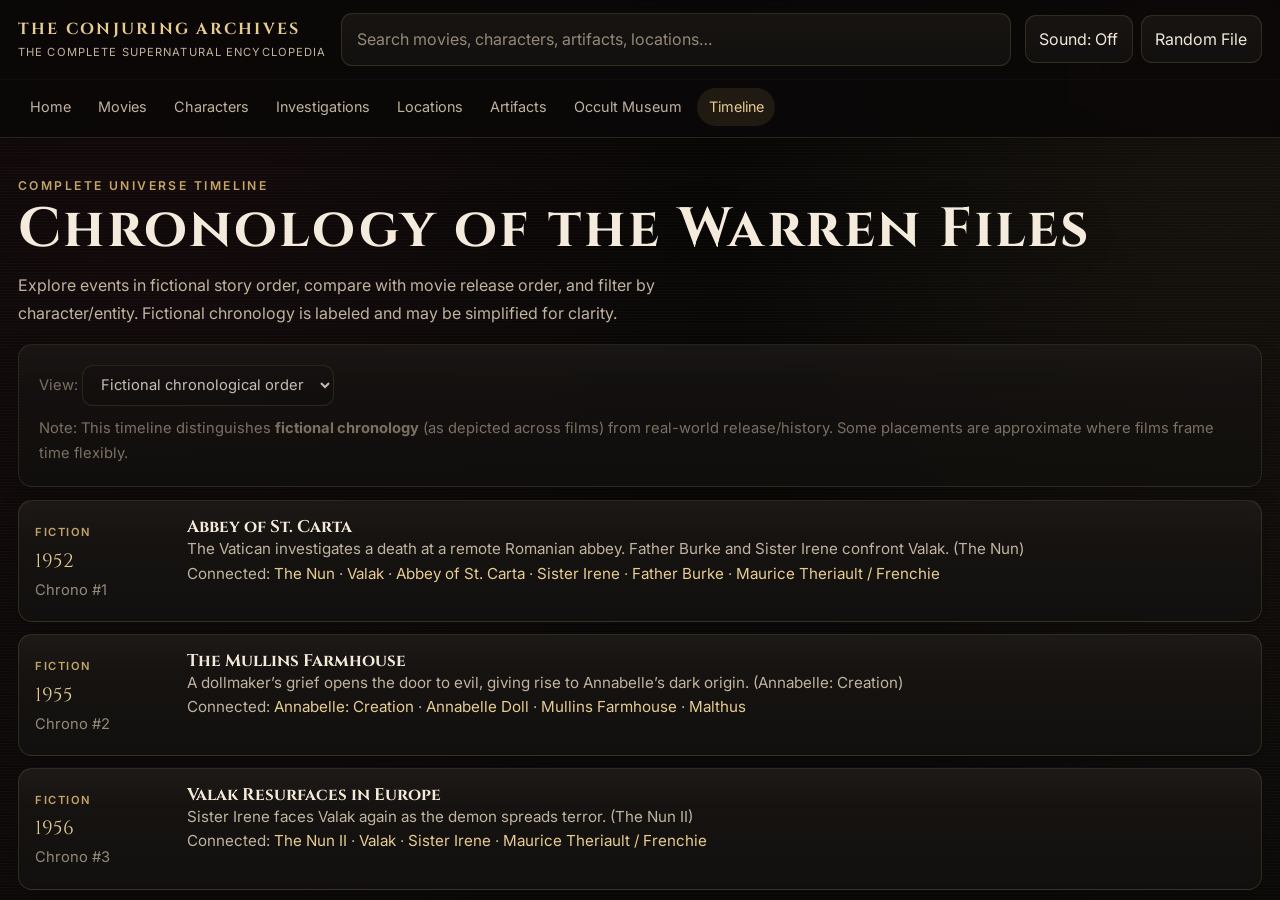
<file: pages/archives.html>
<!DOCTYPE html><html lang="en"><head><meta charset="UTF-8"/><meta name="viewport" content="width=device-width, initial-scale=1.0"/><title>Secret Archives | The Conjuring Archives</title><meta http-equiv="refresh" content="0; url=./timeline.html"/><link rel="stylesheet" href="../css/wiki.css"/></head><body><div class="container section"><div class="panel"><h1>Secret Archives</h1><p>Redirecting… <a href="./timeline.html">Open Timeline</a> · <a href="./artifacts.html">Cursed Artifacts</a> · <a href="../index.html">Home</a></p></div></div></body></html>
</file>
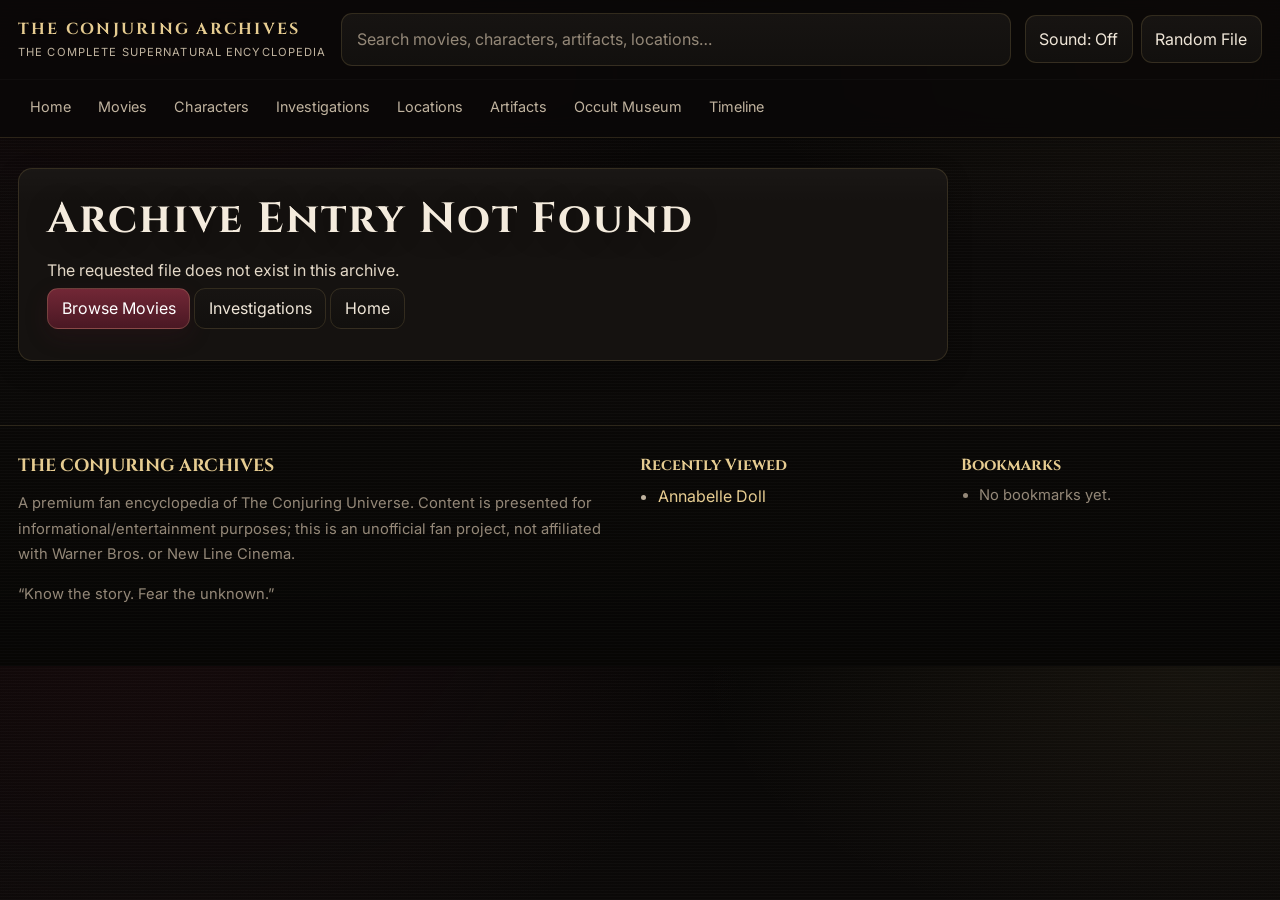
<file: pages/article.html>
<!DOCTYPE html>
<html lang="en">
<head>
  <meta charset="UTF-8" />
  <meta name="viewport" content="width=device-width, initial-scale=1.0" />
  <title>Article | The Conjuring Archives</title>
  <link rel="preconnect" href="https://fonts.googleapis.com"><link rel="preconnect" href="https://fonts.gstatic.com" crossorigin>
  <link href="https://fonts.googleapis.com/css2?family=Cinzel:wght@400;600;700&family=Inter:wght@400;500;600;700&display=swap" rel="stylesheet">
  <link rel="stylesheet" href="../css/wiki.css" />
</head>
<body>
  <div data-shell-header></div>
  <main id="main" class="container">
    <div id="articleRoot" class="article-layout">
      <article class="article"><p class="meta">Loading archive entry…</p></article>
      <aside class="toc panel"><h3>On this page</h3><div id="toc"></div></aside>
    </div>
  </main>
  <div data-shell-footer></div>
  <script type="module">
    import { mountShell, getQuery, setDocTitle, escapeHtml, recordRecent, toggleBookmark, isBookmarked, pageUrl, WIKI } from '../js/wiki-app.js';
    import { findById, movieById, investigationById, byId } from '../js/wiki-data.js';
    import { initViewers } from '../js/viewer3d.js';
    mountShell({ inPages: true });
    const q = getQuery(); const type=(q.type||'movie').toLowerCase(); const id=q.id;
    const lists = { movie:WIKI.movies, character:WIKI.characters, location:WIKI.locations, artifact:WIKI.artifacts, investigation:WIKI.investigations||[] };
    const list = lists[type] || WIKI.movies;
    const item = (type==='movie'?movieById(id):type==='investigation'?investigationById(id):null) || findById(list,id);
    const root = document.getElementById('articleRoot');
    function indexPage(t){ return t==='investigation' ? './investigations.html' : `./${t}s.html`; }
    function typeLabel(t){ return t.charAt(0).toUpperCase()+t.slice(1)+(t==='investigation'?'s':'s').replace('ss','s'); }
    function safeRefLink(rid, t){
      const x = t ? findById(lists[t]||[], rid) : byId(rid);
      if(!x) return `<li class="meta">${escapeHtml(String(rid))} <span class="meta">(entry pending)</span></li>`;
      const tt = t || (movieById(rid)?'movie': investigationById(rid)?'investigation': findById(WIKI.characters,rid)?'character': findById(WIKI.locations,rid)?'location':'artifact');
      return `<li><a href="${pageUrl(tt,x.id)}">${escapeHtml(x.name||x.title)}</a></li>`;
    }
    function movieLinks(ids=[]){ return (ids||[]).map(mid=>safeRefLink(mid,'movie')).join('') || '<li class="meta">None listed.</li>'; }
    function refsSection(item){
      const refs=item.references||[];
      if(!refs.length) return `<p class="meta">References: film credits/official synopses and reputable reference summaries were used to frame this entry. Add specific citations as this archive expands.</p>`;
      return `<ol class="list-links">${refs.map(r=>`<li><a href="${escapeHtml(r.url||'#')}" target="_blank" rel="noopener noreferrer">${escapeHtml(r.label||r.url||'Source')}</a>${r.note?` <span class="meta">— ${escapeHtml(r.note)}</span>`:''}</li>`).join('')}</ol><p class="meta">External links are provided for citation/context; availability and content may change.</p>`;
    }

    if(!item){ root.innerHTML = `<article class="article"><h1>Archive Entry Not Found</h1><p>The requested file does not exist in this archive.</p><p><a class="btn primary" href="./movies.html">Browse Movies</a> <a class="btn" href="./investigations.html">Investigations</a> <a class="btn" href="../index.html">Home</a></p></article>`; }
    else {
      const title = item.title || item.name;
      setDocTitle(title);
      recordRecent({type,id:item.id,title,url:`../pages/article.html?type=${type}&id=${item.id}`});
      const bms = isBookmarked(type,item.id);
      const crumbs = `<div class="meta" style="margin-bottom:10px"><a href="../index.html">Home</a> / <a href="${indexPage(type)}">${escapeHtml(type==='investigation'?'Investigations':type.charAt(0).toUpperCase()+type.slice(1)+'s')}</a> / ${escapeHtml(title)}</div>`;
      const bmBtn = `<button class="btn" id="bmBtn" type="button">${bms?'★ Bookmarked':'☆ Bookmark'}</button>`;
      let body='', info='', toc=[];
      const sec=(sid,label,html)=>{ toc.push({id:sid,label}); return `<h2 id="${sid}">${label}</h2>${html}`; };

      if(type==='movie'){
        info = `<dl class="infobox"><dt>Year</dt><dd>${item.year}</dd><dt>Series</dt><dd>${escapeHtml(item.series||'')}</dd><dt>Director</dt><dd>${escapeHtml(item.director||'See production')}</dd><dt>Release Order</dt><dd>${item.releaseOrder}</dd><dt>Chronological Order</dt><dd>${item.chronoOrder}</dd></dl>`;
        body += `<p class="lead">${escapeHtml(item.overview)}</p>`;
        body += sec('plot','Full Plot (Spoilers)', `<div class="notice"><strong>Spoiler warning:</strong> Major plot details follow, including beginning, middle, and ending.</div><p>${escapeHtml(item.plot).replace(/\n\n/g,'</p><p>').replace(/\n/g,'<br>')}</p>`);
        body += sec('cast','Cast & Characters', `<ul class="list-links">${(item.cast||[]).map(c=>`<li>${escapeHtml(c)}</li>`).join('')}</ul>`);
        body += sec('entities','Supernatural Entities', `<ul class="list-links">${(item.entities||[]).map(e=>`<li>${escapeHtml(e)}</li>`).join('')||'<li class="meta">None specified.</li>'}</ul>`);
        body += sec('locations','Haunted Locations & Settings', `<ul class="list-links">${(item.locations||[]).map(l=>safeRefLink(l,'location')).join('')}</ul>`);
        body += sec('artifacts','Cursed Artifacts & Important Objects', `<ul class="list-links">${(item.artifacts||[]).map(a=>safeRefLink(a,'artifact')).join('')}</ul>`);
        body += sec('connections','Connections to Other Films', `<ul class="list-links">${(item.connections||[]).map(c=>`<li>${escapeHtml(c)}</li>`).join('')}</ul>`);
        body += sec('chronology','Chronological Placement', `<p>${escapeHtml(item.chronology||'')}</p><p class="meta">This archive distinguishes fictional chronology from real-world release/history.</p>`);
        body += sec('production','Production Information', `<p>${escapeHtml(item.production||'')}</p>`);
        body += sec('behind','Behind-the-Scenes Facts', `<ul class="list-links">${(item.behind||[]).map(b=>`<li>${escapeHtml(b)}</li>`).join('')}</ul>`);
        body += sec('trivia','Trivia', `<ul class="list-links">${(item.trivia||[]).map(t=>`<li>${escapeHtml(t)}</li>`).join('')}</ul>`);
        body += sec('references','References & Citations', refsSection(item));
        const galleryItems = (item.gallery && item.gallery.length) ? item.gallery : [
          {slot:'Theatrical Poster (licensed slot)', url:item.thumbUrl||'', alt:item.thumbAlt||'', credit:item.thumbCredit||'', sourceUrl:item.officialUrl||'', sourceLabel:item.officialLabel||'View official imagery/source'},
          {slot:'Official Still (licensed slot)'}, {slot:'Cast / Character Photo (licensed slot)'}, {slot:'Behind the Scenes (licensed slot)'}
        ];
        body += sec('gallery','Gallery / Licensed Media', `<p class="meta">${escapeHtml(item.galleryNote||'Official stills/posters are copyrighted; this archive uses descriptive summaries and original UI.')}</p><div class="notice">Authentic movie photography requires properly licensed sources. This static archive displays images only when a licensed/credited URL is provided in data, and otherwise shows source links/placeholders.</div><div class="gallery-grid">${galleryItems.map(g=> g.url ? `<figure class="gallery-slot" style="aspect-ratio:auto;display:block"><img src="${escapeHtml(g.url)}" alt="${escapeHtml(g.alt||g.slot||title)}" loading="lazy" style="width:100%;height:auto;display:block"/><figcaption style="position:relative;z-index:1;background:rgba(0,0,0,.55);padding:8px 10px"><span>${escapeHtml(g.slot||'Image')}</span>${g.credit?`<br><span class="meta">Credit: ${escapeHtml(g.credit)}</span>`:''}${g.sourceUrl?`<br><a href="${escapeHtml(g.sourceUrl)}" target="_blank" rel="noopener noreferrer">Source ↗</a>`:''}</figcaption></figure>` : `<div class="gallery-slot"><span>${escapeHtml(g.slot||'Licensed image slot')}<br><span class="meta">Add credited, licensed image URL in data</span>${g.sourceUrl?`<br><a href="${escapeHtml(g.sourceUrl)}" target="_blank" rel="noopener noreferrer">${escapeHtml(g.sourceLabel||'View official/source imagery')} ↗</a>`:''}</span></div>`).join('')}</div>`);
        body += sec('related','Related Articles', `<h3>Characters</h3><ul class="list-links">${WIKI.characters.filter(c=>c.movies?.includes(item.id)).map(c=>`<li><a href="${pageUrl('character',c.id)}">${escapeHtml(c.name)}</a></li>`).join('')||'<li class="meta">See character index.</li>'}</ul><h3>Investigations</h3><ul class="list-links">${(WIKI.investigations||[]).filter(i=>i.movies?.includes(item.id)).map(i=>`<li><a href="${pageUrl('investigation',i.id)}">${escapeHtml(i.name)}</a></li>`).join('')||'<li class="meta">No linked investigation entry.</li>'}</ul><h3>Timeline</h3><ul class="list-links">${WIKI.timeline.filter(t=>t.links?.includes(item.id)).map(t=>`<li>${escapeHtml(t.year)} — ${escapeHtml(t.title)}</li>`).join('')||'<li class="meta">See timeline.</li>'}</ul>`);
      } else if(type==='character'){
        info = `<dl class="infobox"><dt>Type</dt><dd>${escapeHtml(item.type||'')}</dd><dt>Appearances</dt><dd>${(item.movies||[]).length} film(s)</dd></dl>`;
        body += `<p class="lead">${escapeHtml(item.bio)}</p>`;
        const showcase3d = ({'annabelle':'annabelle-doll','valak':'valak-manifest','bathsheba-sherman':'bathsheba-manifest','crooked-man':'crooked-manifest','malthus':'malthus-manifest','ferryman':'ferryman-manifest','the-bride':'bride-manifest'})[item.id];
        if(showcase3d) body += sec('showcase3d','Interactive 3D Showcase', `<div class="notice">Real-time WebGL 3D showcase (stylized/atmospheric). This is an original visualization inspired by the film depiction — not an official model or movie still. Rotate/zoom using controls or drag/wheel.</div><div class="viewer" data-viewer3d="${escapeHtml(showcase3d)}"></div>`);
        body += sec('bio','Full Biography', `<p>${escapeHtml(item.bio)}</p><p><strong>Appearance:</strong> ${escapeHtml(item.appearance||'See film depictions.')}</p><p><strong>Personality:</strong> ${(item.traits||[]).map(escapeHtml).join(', ')||'—'}</p>`);
        body += sec('powers','Powers & Abilities', `<ul class="list-links">${(item.abilities||[]).length?(item.abilities.map(a=>`<li>${escapeHtml(a)}</li>`).join('')):'<li class="meta">No supernatural abilities listed / not applicable.</li>'}</ul>`);
        body += sec('movies','Movie Appearances', `<ul class="list-links">${movieLinks(item.movies||[])}</ul>`);
        body += sec('relations','Relationships', `<ul class="list-links">${(item.relations||[]).map(r=>`<li>${escapeHtml(r)}</li>`).join('')||'<li class="meta">None listed.</li>'}</ul>`);
        body += sec('fate','Fate & Status', `<p>${escapeHtml(item.fate||'See related films.')}</p>`);
        body += sec('references','References & Citations', refsSection(item));
        body += sec('related','Related Articles', `<h3>Related Movies</h3><ul class="list-links">${movieLinks(item.movies||[])}</ul><h3>Investigations</h3><ul class="list-links">${(WIKI.investigations||[]).filter(i=>[...(i.investigators||[]),...(i.subjects||[])].includes(item.id)).map(i=>`<li><a href="${pageUrl('investigation',i.id)}">${escapeHtml(i.name)}</a></li>`).join('')||'<li class="meta">No linked investigation entry.</li>'}</ul><h3>Connected Characters</h3><ul class="list-links">${WIKI.characters.filter(o=>o.id!==item.id && o.movies?.some(mid=>(item.movies||[]).includes(mid))).slice(0,12).map(c=>`<li><a href="${pageUrl('character',c.id)}">${escapeHtml(c.name)}</a></li>`).join('')||'<li class="meta">None listed.</li>'}</ul>`);
      } else if(type==='location'){
        info = `<dl class="infobox"><dt>Place</dt><dd>${escapeHtml(item.place||'')}</dd></dl>`;
        body += `<p class="lead">${escapeHtml(item.summary)}</p>`;
        body += sec('history','History & Description', `<p>${escapeHtml(item.details||item.summary)}</p>`);
        body += sec('events','Paranormal Events in the Story', `<p>${escapeHtml(item.summary)} ${escapeHtml(item.details||'')}</p><p class="meta">Events are described as depicted in the films (fictionalized accounts).</p>`);
        body += sec('movies','Movie Appearances', `<ul class="list-links">${movieLinks(item.movies||[])}</ul>`);
        body += sec('references','References & Citations', refsSection(item));
        body += sec('related','Related Articles', `<h3>Investigations</h3><ul class="list-links">${(WIKI.investigations||[]).filter(i=>i.location===item.id).map(i=>`<li><a href="${pageUrl('investigation',i.id)}">${escapeHtml(i.name)}</a></li>`).join('')||'<li class="meta">No linked investigation entry.</li>'}</ul><h3>Films</h3><ul class="list-links">${movieLinks(item.movies||[])}</ul><h3>Connected Characters</h3><ul class="list-links">${WIKI.characters.filter(c=>c.movies?.some(mid=>(item.movies||[]).includes(mid))).slice(0,12).map(c=>`<li><a href="${pageUrl('character',c.id)}">${escapeHtml(c.name)}</a></li>`).join('')||'<li class="meta">See character index.</li>'}</ul>`);
      } else if(type==='artifact'){
        info = `<dl class="infobox"><dt>Type</dt><dd>Cursed / Case Object</dd><dt>3D Viewer</dt><dd>${item.has3d?'Available':'Descriptive entry'}</dd></dl>`;
        body += `<p class="lead">${escapeHtml(item.summary)}</p>`;
        if(item.has3d) body += sec('viewer','Interactive 3D Exhibit', `<div class="notice">Museum exhibit mode: rotate by dragging and zoom with the mouse wheel (or use controls). Real-time WebGL 3D (procedural/stylized visualization). Supports swapping in licensed GLB/GLTF assets.</div><div class="viewer" data-viewer3d="${escapeHtml(item.id)}"></div>`);
        body += sec('history','History', `<p>${escapeHtml(item.details||item.summary)}</p>`);
        body += sec('movies','Movie Appearances', `<ul class="list-links">${movieLinks(item.movies||[])}</ul>`);
        const artifactGallery = (item.gallery && item.gallery.length) ? item.gallery : [
          {slot:'Exhibit Photograph (licensed slot)', url:item.thumbUrl||'', alt:item.thumbAlt||'', credit:item.thumbCredit||'', sourceUrl:item.officialUrl||'', sourceLabel:'View official/source imagery'},
          {slot:'Case File / Reference (licensed slot)', sourceUrl:item.officialUrl||'', sourceLabel:'Official/source context'},
          {slot:'Film Depiction Still (licensed slot) — requires rights', sourceUrl:item.officialUrl||''}
        ];
        body += sec('gallery','Exhibit Gallery / Licensed Media', `<p class="meta">${escapeHtml(item.galleryNote||'This exhibit shows the interactive 3D object and licensed media slots. Official/copyrighted film stills are not embedded without authorization.')}</p><div class="notice">Add credited, authorized image URLs in <code>js/wiki-data.js</code> (<code>thumbUrl</code>, <code>gallery</code>, <code>image</code>) to display real thumbnails/photos. Unlicensed copyrighted stills are not embedded.</div><div class="gallery-grid">${artifactGallery.map(g=> g.url ? `<figure class="gallery-slot" style="aspect-ratio:auto;display:block"><img src="${escapeHtml(g.url)}" alt="${escapeHtml(g.alt||g.slot||title)}" loading="lazy" style="width:100%;height:auto;display:block"/><figcaption style="position:relative;z-index:1;background:rgba(0,0,0,.55);padding:8px 10px"><span>${escapeHtml(g.slot||'Image')}</span>${g.credit?`<br><span class="meta">Credit: ${escapeHtml(g.credit)}</span>`:''}${g.sourceUrl?`<br><a href="${escapeHtml(g.sourceUrl)}" target="_blank" rel="noopener noreferrer">Source ↗</a>`:''}</figcaption></figure>` : `<div class="gallery-slot"><span>${escapeHtml(g.slot||'Licensed image slot')}<br><span class="meta">Add credited, licensed image URL in data</span>${g.sourceUrl?`<br><a href="${escapeHtml(g.sourceUrl)}" target="_blank" rel="noopener noreferrer">${escapeHtml(g.sourceLabel||'View official/source imagery')} ↗</a>`:''}</span></div>`).join('')}</div>`);
        body += sec('references','References & Citations', refsSection(item));
        body += sec('related','Related Articles', `<h3>Locations</h3><ul class="list-links"><li><a href="${pageUrl('location','warren-occult-museum')}">Warren Occult Museum / Artifact Room</a></li></ul><h3>Films</h3><ul class="list-links">${movieLinks(item.movies||[])}</ul><h3>Investigations</h3><ul class="list-links">${(WIKI.investigations||[]).filter(i=>(i.movies||[]).some(mid=>(item.movies||[]).includes(mid))).map(i=>`<li><a href="${pageUrl('investigation',i.id)}">${escapeHtml(i.name)}</a></li>`).join('')||'<li class="meta">No linked investigation entry.</li>'}</ul>`);
      } else if(type==='investigation'){
        info = `<dl class="infobox"><dt>Case Year</dt><dd>${escapeHtml(item.year||'')}</dd><dt>Primary Location</dt><dd>${item.location?safeRefLink(item.location,'location').replace(/^<li>|<\/li>$/g,''):'—'}</dd><dt>Associated Films</dt><dd>${(item.movies||[]).length}</dd></dl>`;
        body += `<p class="lead">${escapeHtml(item.background||'')}</p>`;
        body += sec('background','Case Background', `<p>${escapeHtml(item.background||'')}</p><p class="meta">This section describes the case as framed in associated films and public summaries, with clear separation from independently verified historical claims where relevant.</p>`);
        body += sec('events','Reported / Depicted Events', `<p>${escapeHtml(item.events||'')}</p>`);
        body += sec('investigation','Investigation Process', `<p>${escapeHtml(item.investigation||'')}</p>`);
        body += sec('resolution','Resolution / Outcome', `<p>${escapeHtml(item.resolution||'')}</p>`);
        body += sec('historical','Historical Context & Film Separation', `<p>${escapeHtml(item.historicalContext||'Film narratives are dramatized. Distinguish cinematic storytelling from documented historical reporting.')}</p>`);
        body += sec('people','People Involved', `<h3>Investigators</h3><ul class="list-links">${(item.investigators||[]).map(id=>safeRefLink(id,'character')).join('')||'<li class="meta">None listed.</li>'}</ul><h3>Subjects / Family / Witnesses</h3><ul class="list-links">${(item.subjects||[]).map(id=>safeRefLink(id,'character')).join('')||'<li class="meta">None listed.</li>'}</ul>`);
        body += sec('entities','Associated Entities', `<ul class="list-links">${(item.entities||[]).map(id=>safeRefLink(id,'character')).join('')||'<li class="meta">None listed.</li>'}</ul>`);
        body += sec('movies','Associated Films', `<ul class="list-links">${movieLinks(item.movies||[])}</ul>`);
        body += sec('references','References & Citations', refsSection(item));
        body += sec('related','Related Articles', `<h3>Location</h3><ul class="list-links">${item.location?safeRefLink(item.location,'location'):'<li class="meta">None listed.</li>'}</ul><h3>Timeline</h3><ul class="list-links">${WIKI.timeline.filter(t=>t.investigation===item.id || t.links?.some(l=>(item.movies||[]).includes(l))).map(t=>`<li>${escapeHtml(t.year)} — ${escapeHtml(t.title)}</li>`).join('')||'<li class="meta">See timeline.</li>'}</ul>`);
      }

      root.innerHTML = `
        <article class="article">
          ${crumbs}
          <div style="display:flex;gap:10px;flex-wrap:wrap;align-items:center;justify-content:space-between"><h1 style="margin:0">${escapeHtml(title)}</h1><div style="display:flex;gap:8px;flex-wrap:wrap">${bmBtn}<a class="btn" href="../index.html" id="homeLink">Home</a></div></div>
          ${info}
          ${body}
          <p class="meta" style="margin-top:18px">Editorial note: This fan archive presents original summaries and clearly labeled fictionalized/film-framed accounts. It is unofficial and not affiliated with rights holders. Where film narratives draw from reported cases, this archive distinguishes dramatization from independently documented history.</p>
        </article>
        <aside class="toc panel"><h3>Table of Contents</h3><ul id="toc"></ul><div class="notice" style="margin-top:12px">Use global search, breadcrumbs, bookmarks, and related links to navigate the archive.</div></aside>`;
      document.getElementById('toc').innerHTML = toc.map(t=>`<li><a href="#${t.id}">${escapeHtml(t.label)}</a></li>`).join('');
      document.getElementById('bmBtn').addEventListener('click', (e)=>{ const on=toggleBookmark({type,id:item.id,title}); e.target.textContent = on?'★ Bookmarked':'☆ Bookmark'; });
      initViewers();
    }
  </script>
</body>
</html>
</file>
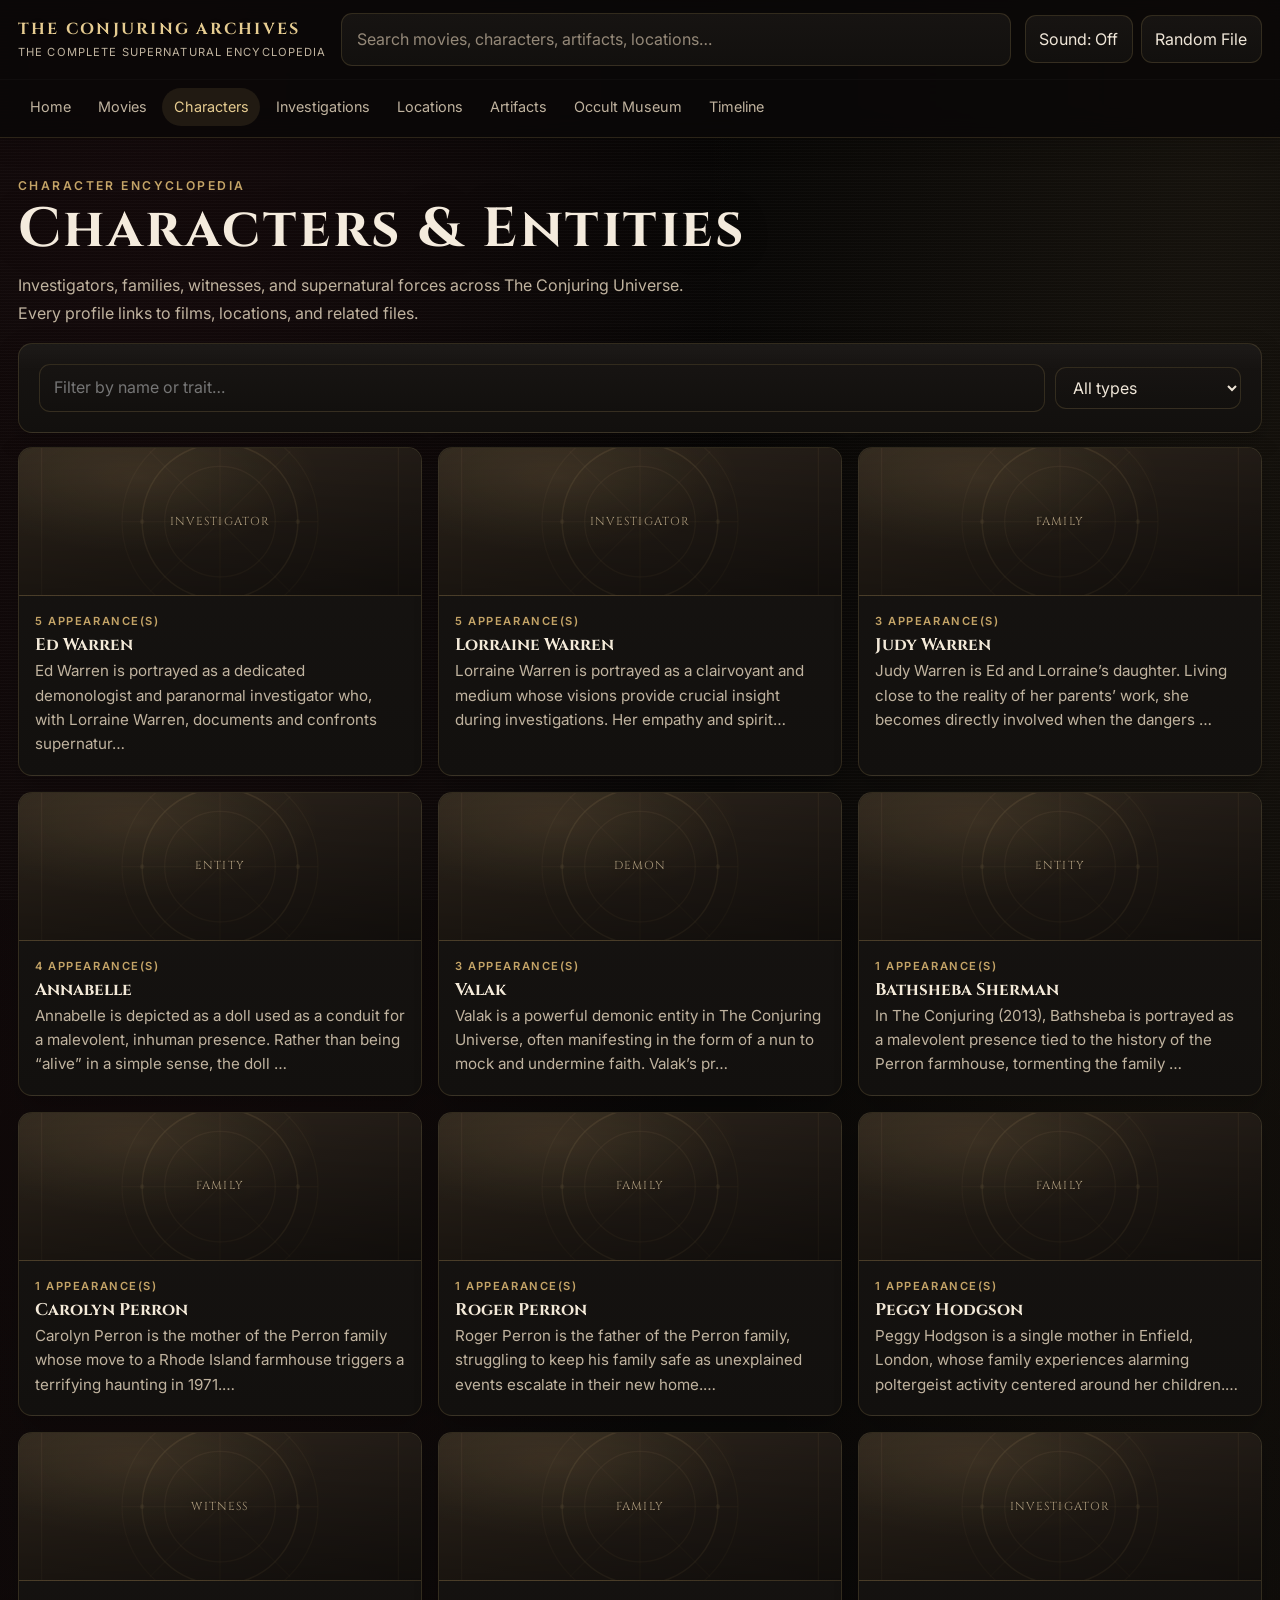
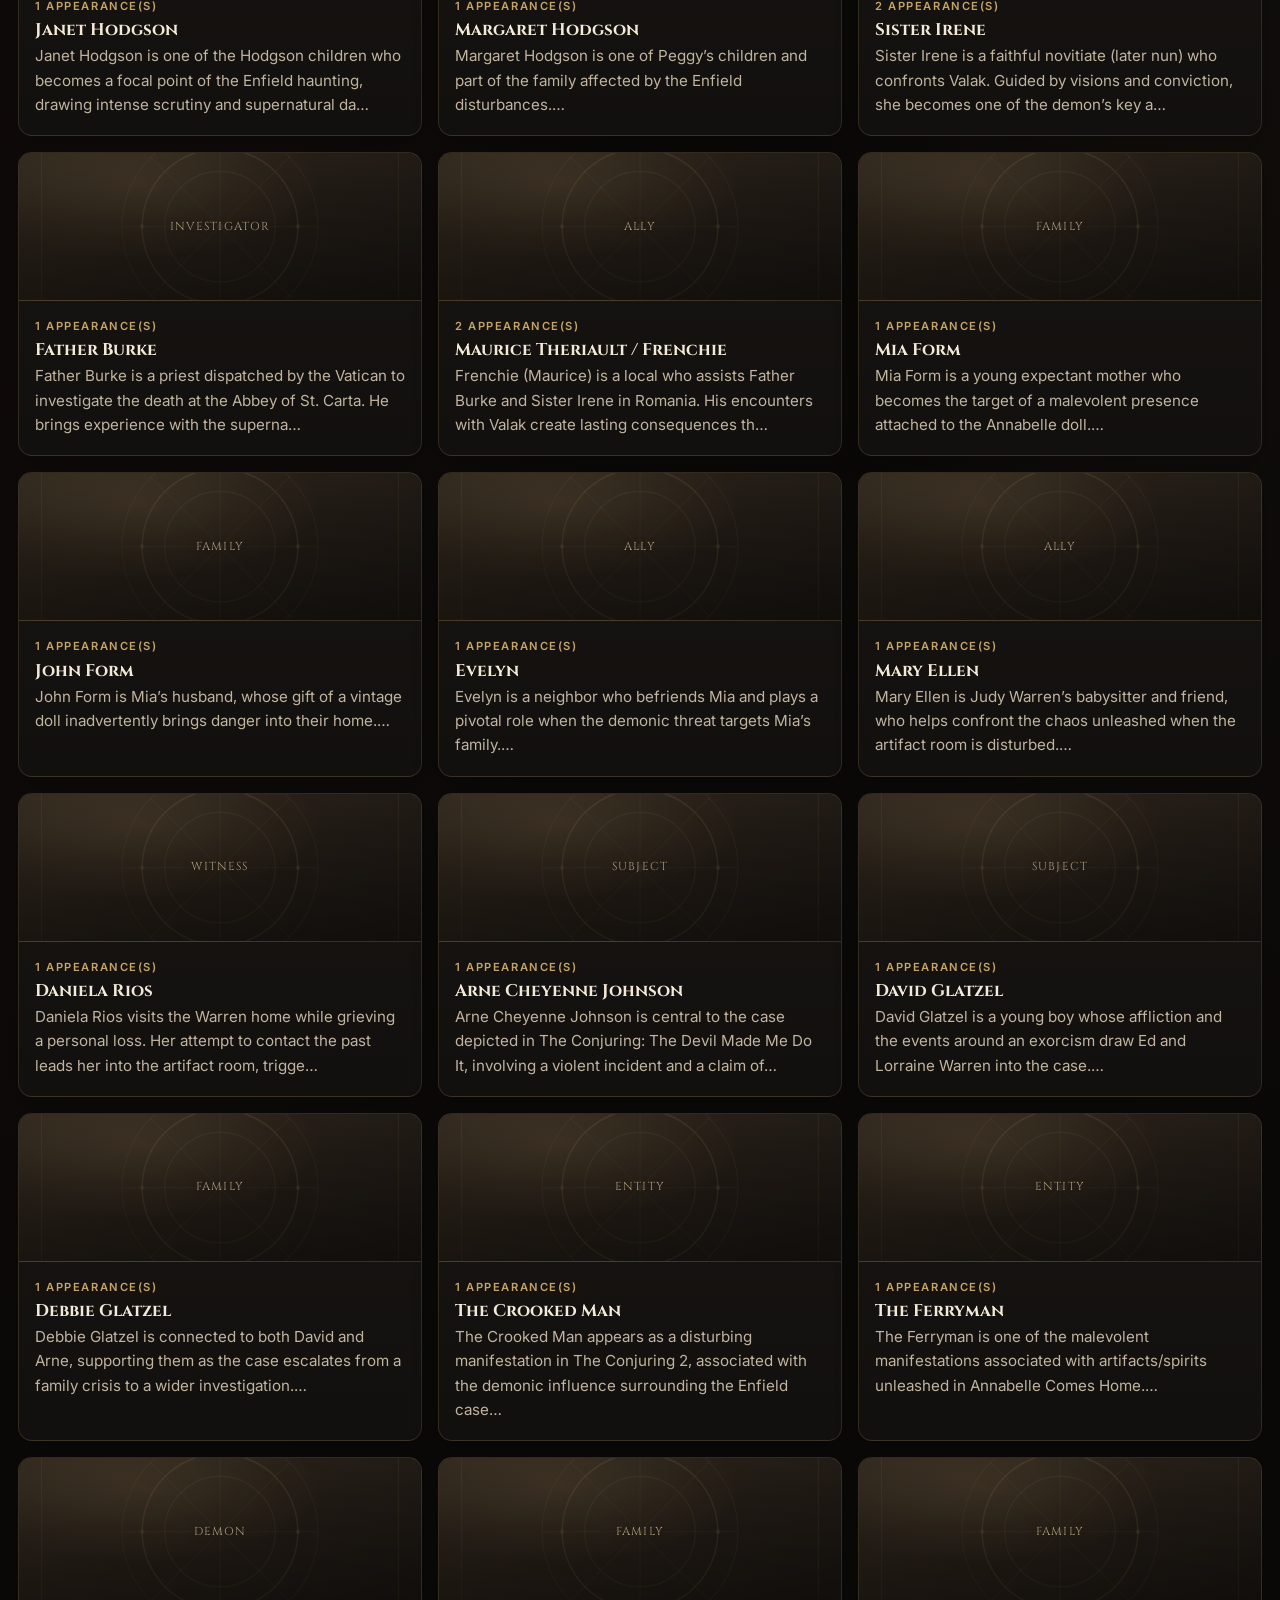
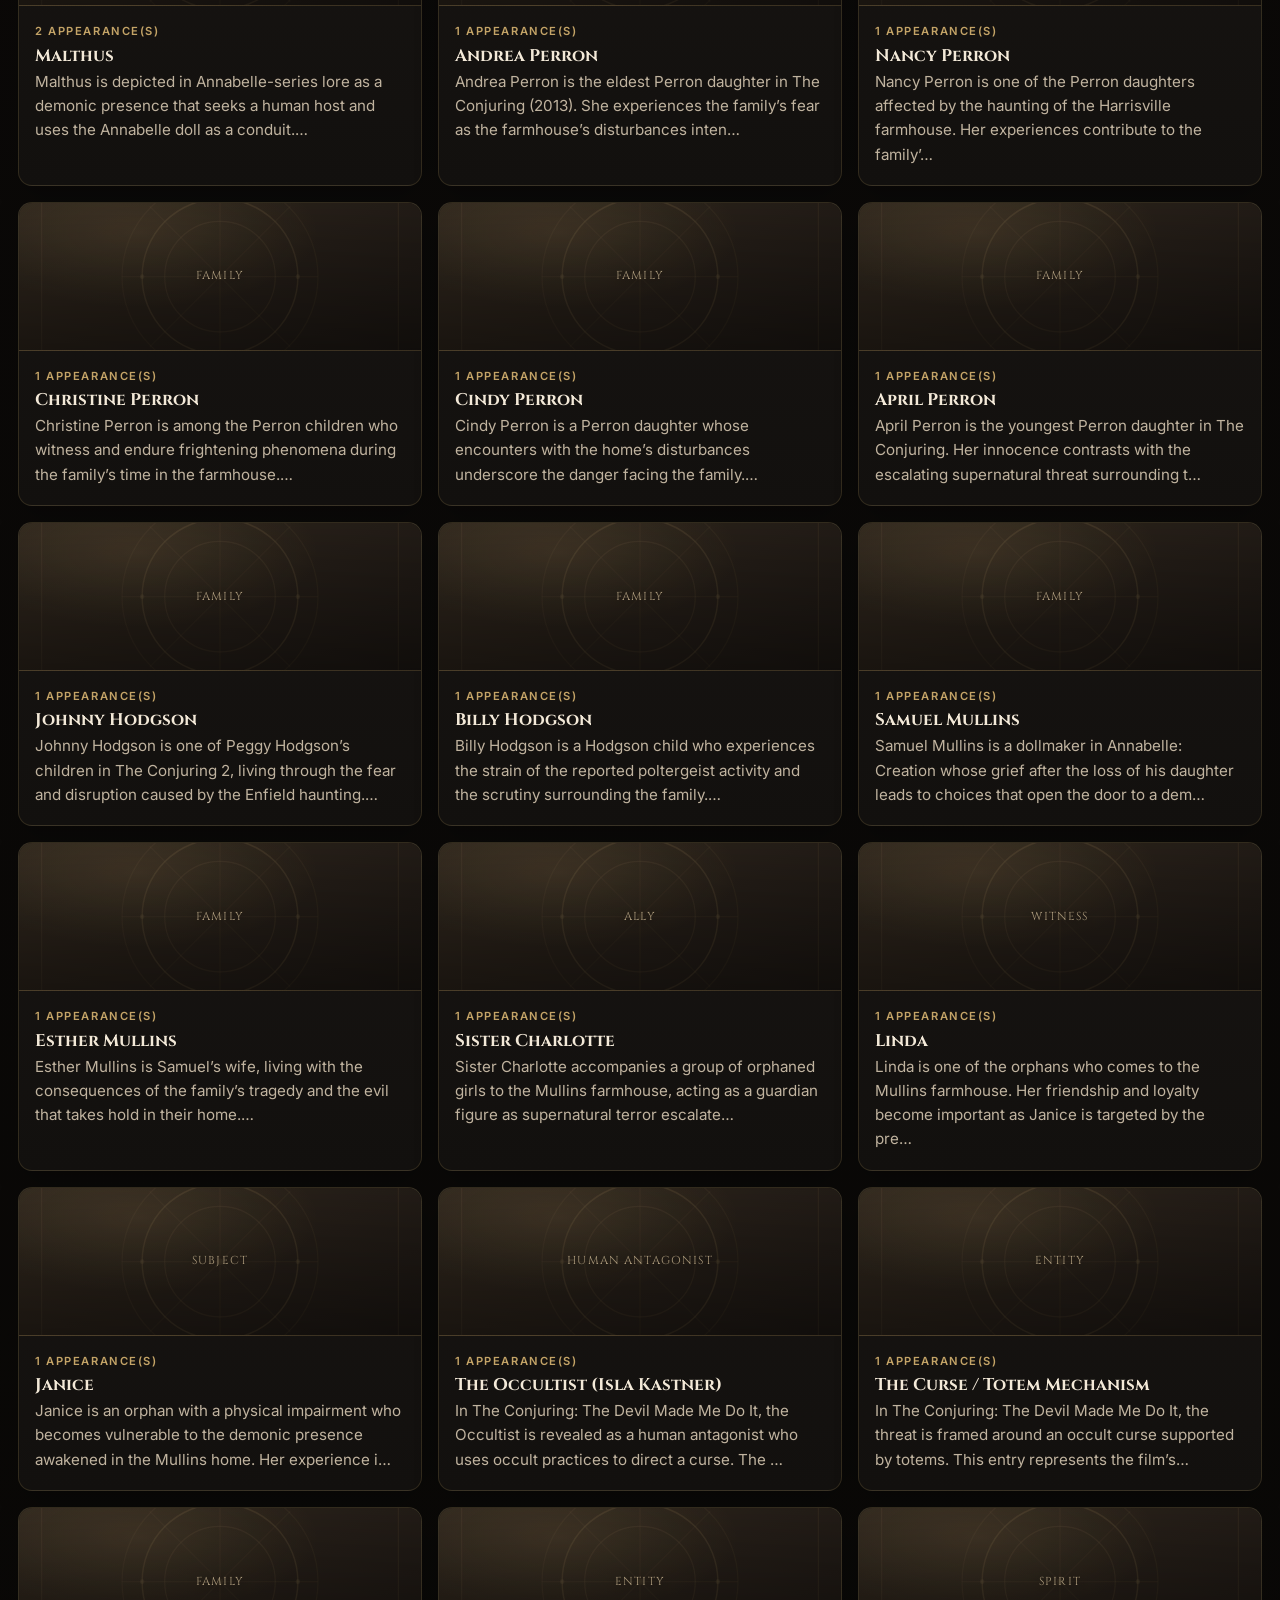
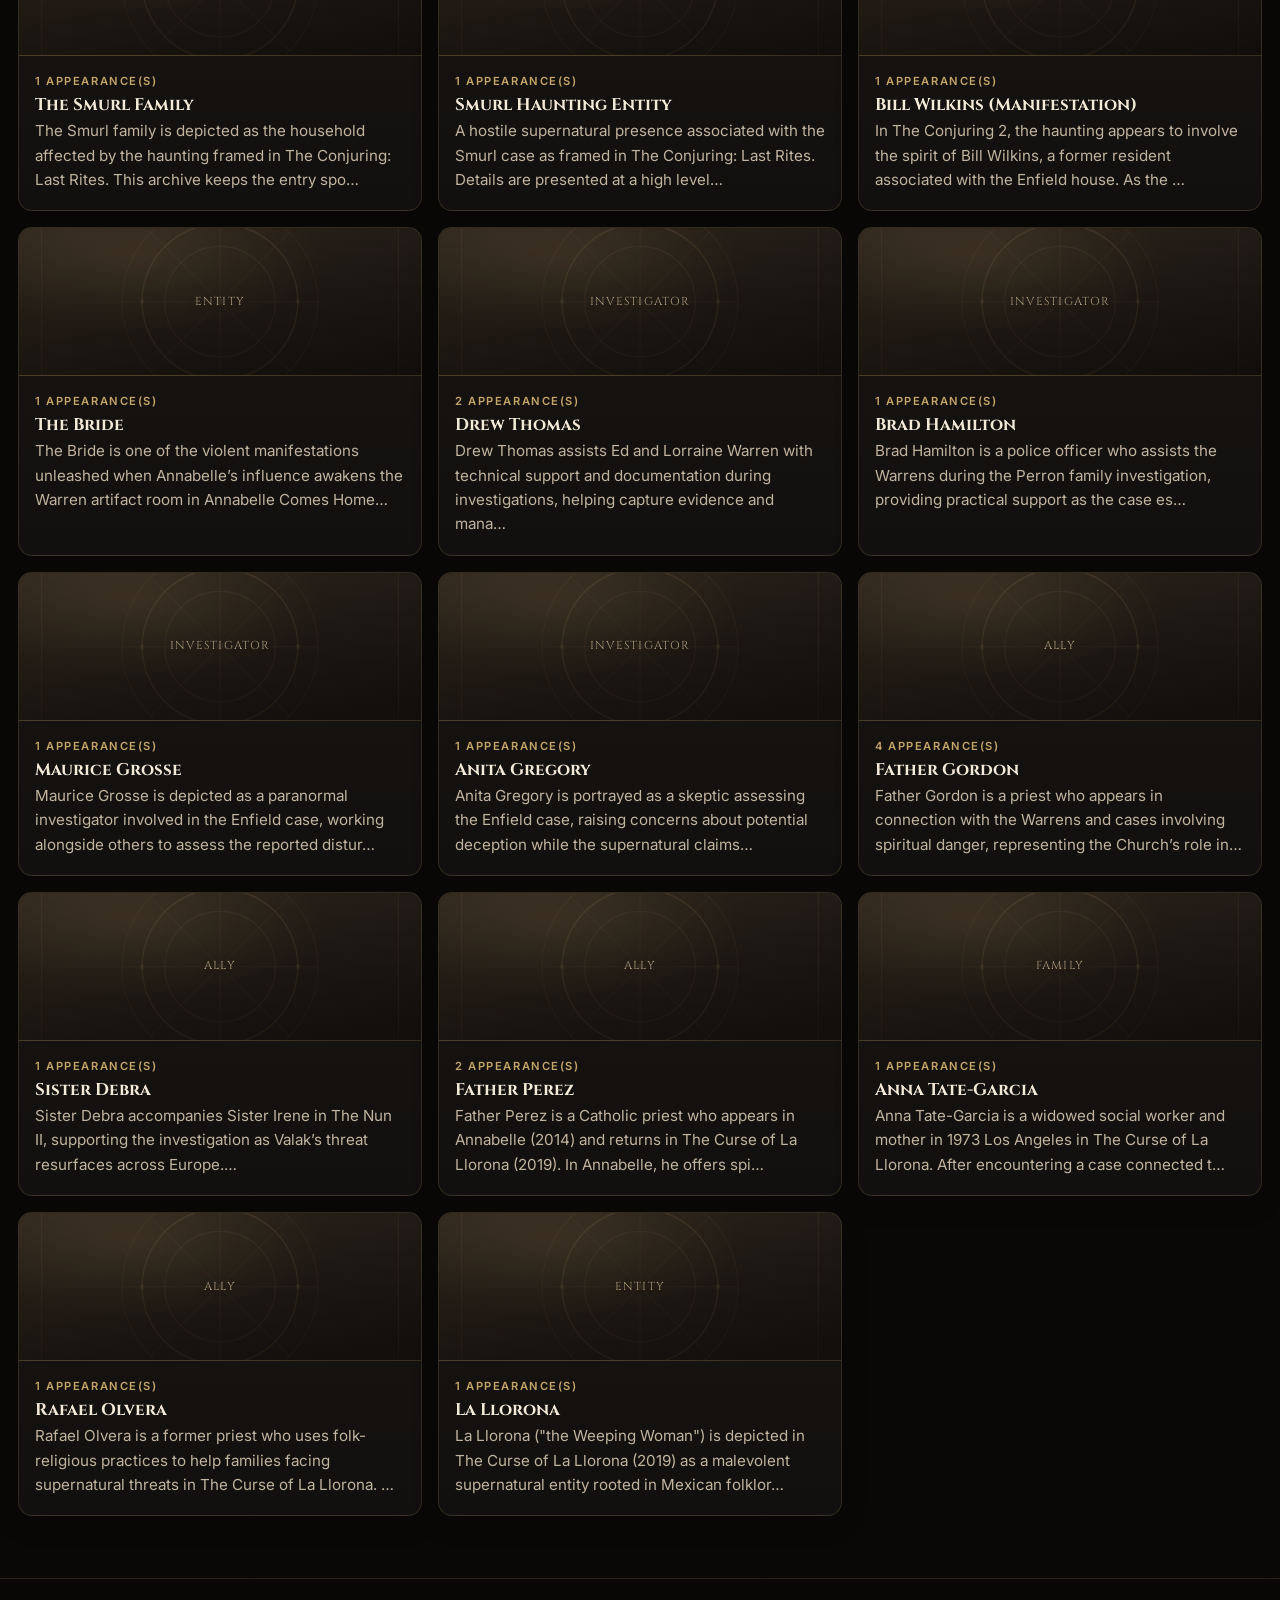
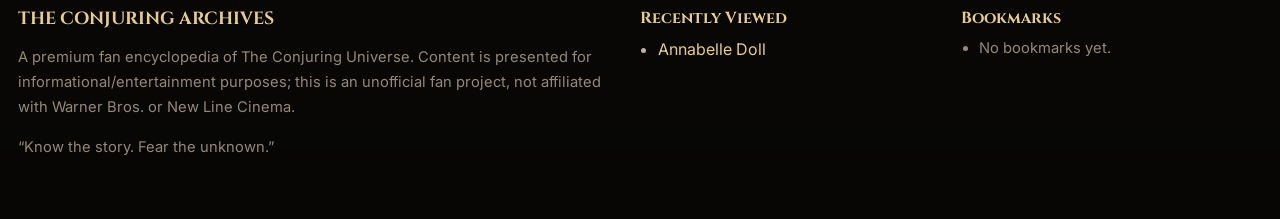
<file: pages/characters.html>
<!DOCTYPE html>
<html lang="en">
<head>
  <meta charset="UTF-8" /><meta name="viewport" content="width=device-width, initial-scale=1.0" />
  <title>Character Encyclopedia | The Conjuring Archives</title>
  <link rel="preconnect" href="https://fonts.googleapis.com"><link rel="preconnect" href="https://fonts.gstatic.com" crossorigin>
  <link href="https://fonts.googleapis.com/css2?family=Cinzel:wght@400;600;700&family=Inter:wght@400;500;600;700&display=swap" rel="stylesheet">
  <link rel="stylesheet" href="../css/wiki.css" />
</head>
<body>
  <div data-shell-header></div>
  <main id="main" class="container section">
    <div class="section-head"><div><div class="kicker">Character Encyclopedia</div><h1>Characters & Entities</h1><p>Investigators, families, witnesses, and supernatural forces across The Conjuring Universe. Every profile links to films, locations, and related files.</p></div></div>
    <div class="panel" style="margin-bottom:14px;display:flex;gap:10px;flex-wrap:wrap;align-items:center">
      <input id="q" class="btn" style="min-width:220px;flex:1" placeholder="Filter by name or trait…" />
      <select id="type" class="btn"><option value="">All types</option><option>Investigator</option><option>Entity</option><option>Demon</option><option>Spirit</option><option>Human Antagonist</option><option>Family</option><option>Ally</option><option>Witness</option><option>Subject</option></select>
    </div>
    <div id="list" class="grid cards-3"></div>
  </main>
  <div data-shell-footer></div>
  <script type="module">
    import { mountShell, pageUrl, escapeHtml } from '../js/wiki-app.js';
    import { WIKI } from '../js/wiki-data.js';
    mountShell({ active:'characters.html', inPages:true });
    const list=document.getElementById('list'), q=document.getElementById('q'), type=document.getElementById('type');
    function render(){
      const term=q.value.toLowerCase().trim();
      let arr=WIKI.characters.filter(c=>!term || c.name.toLowerCase().includes(term) || (c.traits||[]).join(' ').toLowerCase().includes(term) || c.bio.toLowerCase().includes(term));
      if(type.value) arr=arr.filter(c=>c.type===type.value);
      list.innerHTML = arr.map(c=>`<a class="card" href="${pageUrl('character',c.id)}" style="text-decoration:none;color:inherit"><div class="thumb"><span class="thumb-label">${escapeHtml(c.type)}</span></div><div class="card-body"><div class="tag">${(c.movies||[]).length} appearance(s)</div><h3>${escapeHtml(c.name)}</h3><p>${escapeHtml(c.bio.slice(0,140))}…</p></div></a>`).join('') || `<p class="meta">No results.</p>`;
    }
    q.addEventListener('input',render); type.addEventListener('change',render); render();
  </script>
</body>
</html>
</file>
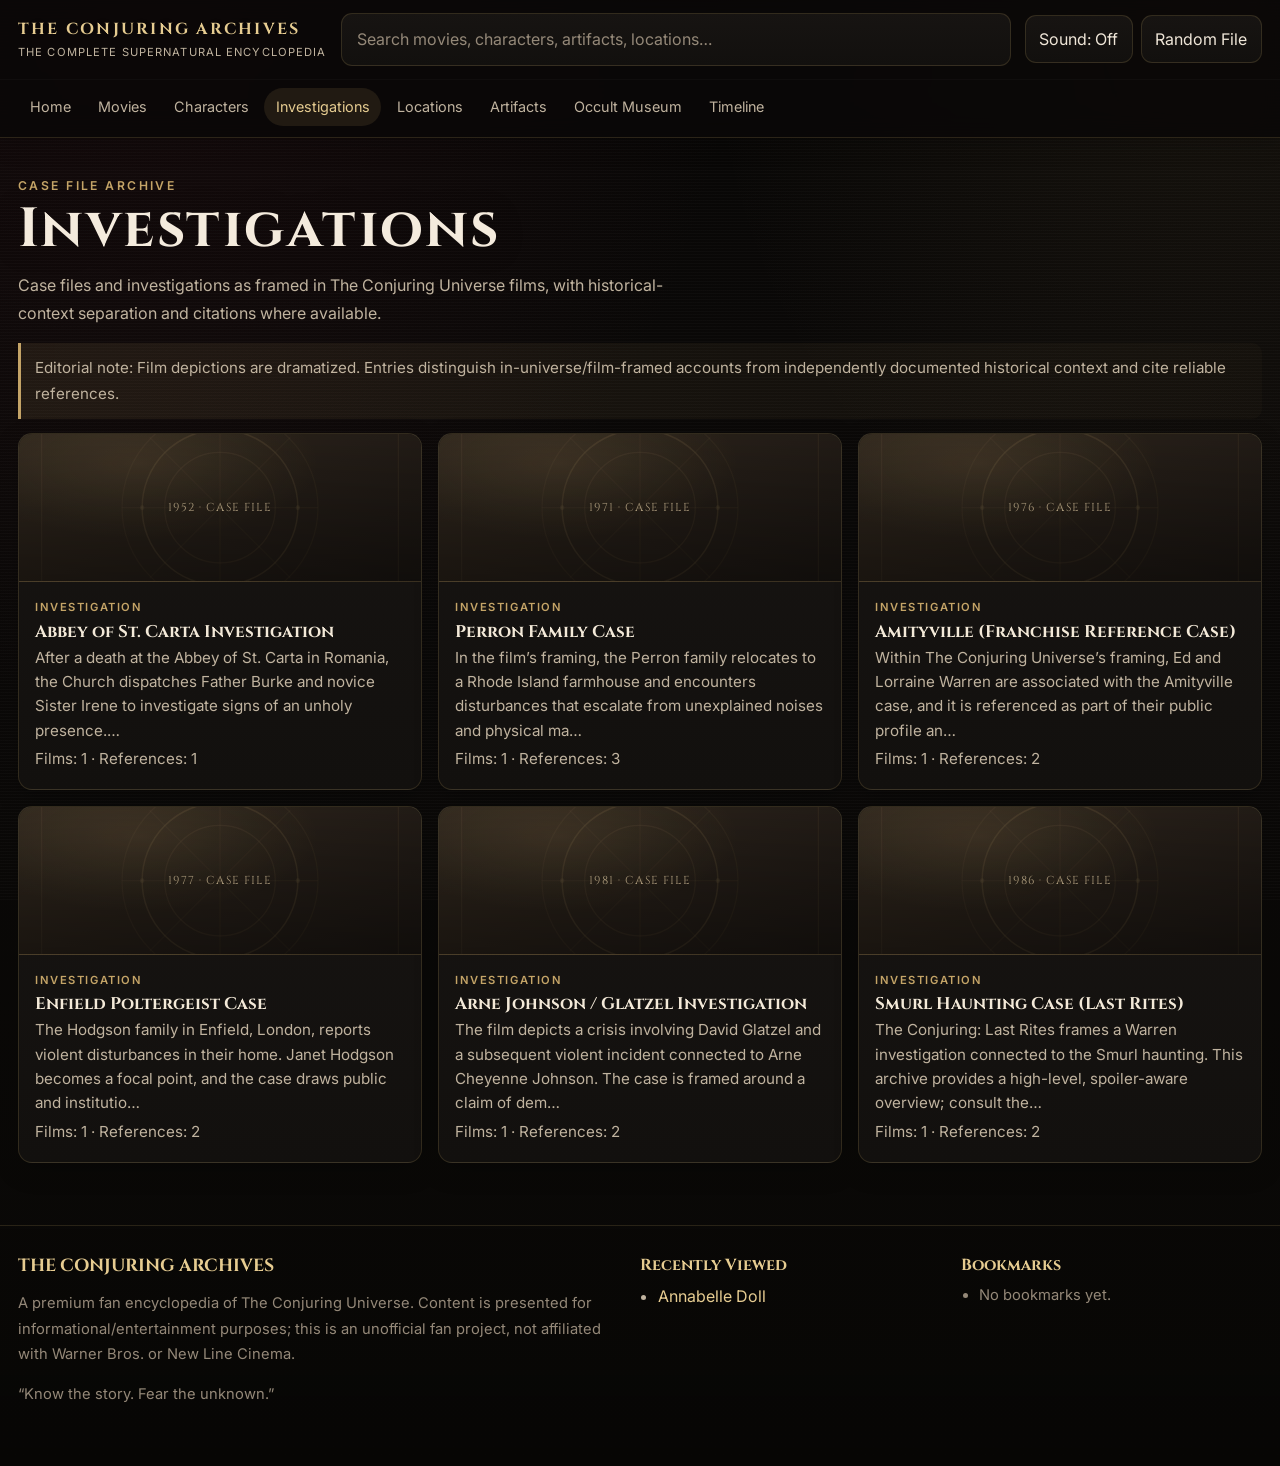
<file: pages/investigations.html>
<!DOCTYPE html>
<html lang="en">
<head>
  <meta charset="UTF-8" /><meta name="viewport" content="width=device-width, initial-scale=1.0" />
  <title>Investigations | The Conjuring Archives</title>
  <link rel="preconnect" href="https://fonts.googleapis.com"><link rel="preconnect" href="https://fonts.gstatic.com" crossorigin>
  <link href="https://fonts.googleapis.com/css2?family=Cinzel:wght@400;600;700&family=Inter:wght@400;500;600;700&display=swap" rel="stylesheet">
  <link rel="stylesheet" href="../css/wiki.css" />
</head>
<body>
  <div data-shell-header></div>
  <main id="main" class="container section">
    <div class="section-head"><div><div class="kicker">Case File Archive</div><h1>Investigations</h1><p>Case files and investigations as framed in The Conjuring Universe films, with historical-context separation and citations where available.</p></div></div>
    <div class="notice">Editorial note: Film depictions are dramatized. Entries distinguish in-universe/film-framed accounts from independently documented historical context and cite reliable references.</div>
    <div id="list" class="grid cards-3"></div>
  </main>
  <div data-shell-footer></div>
  <script type="module">
    import { mountShell, pageUrl, escapeHtml } from '../js/wiki-app.js';
    import { WIKI } from '../js/wiki-data.js';
    mountShell({ active:'investigations.html', inPages:true });
    const list=document.getElementById('list');
    const arr=[...(WIKI.investigations||[])].sort((a,b)=>String(a.year).localeCompare(String(b.year)));
    list.innerHTML = arr.map(i=>`<a class="card" href="${pageUrl('investigation',i.id)}" style="text-decoration:none;color:inherit"><div class="thumb"><span class="thumb-label">${escapeHtml(i.year)} · Case File</span></div><div class="card-body"><div class="tag">Investigation</div><h3>${escapeHtml(i.name)}</h3><p>${escapeHtml((i.background||'').slice(0,160))}…</p><p class="meta">Films: ${(i.movies||[]).length} · References: ${(i.references||[]).length}</p></div></a>`).join('') || '<div class="panel"><p class="meta">No investigation entries found.</p></div>';
  </script>
</body>
</html>
</file>
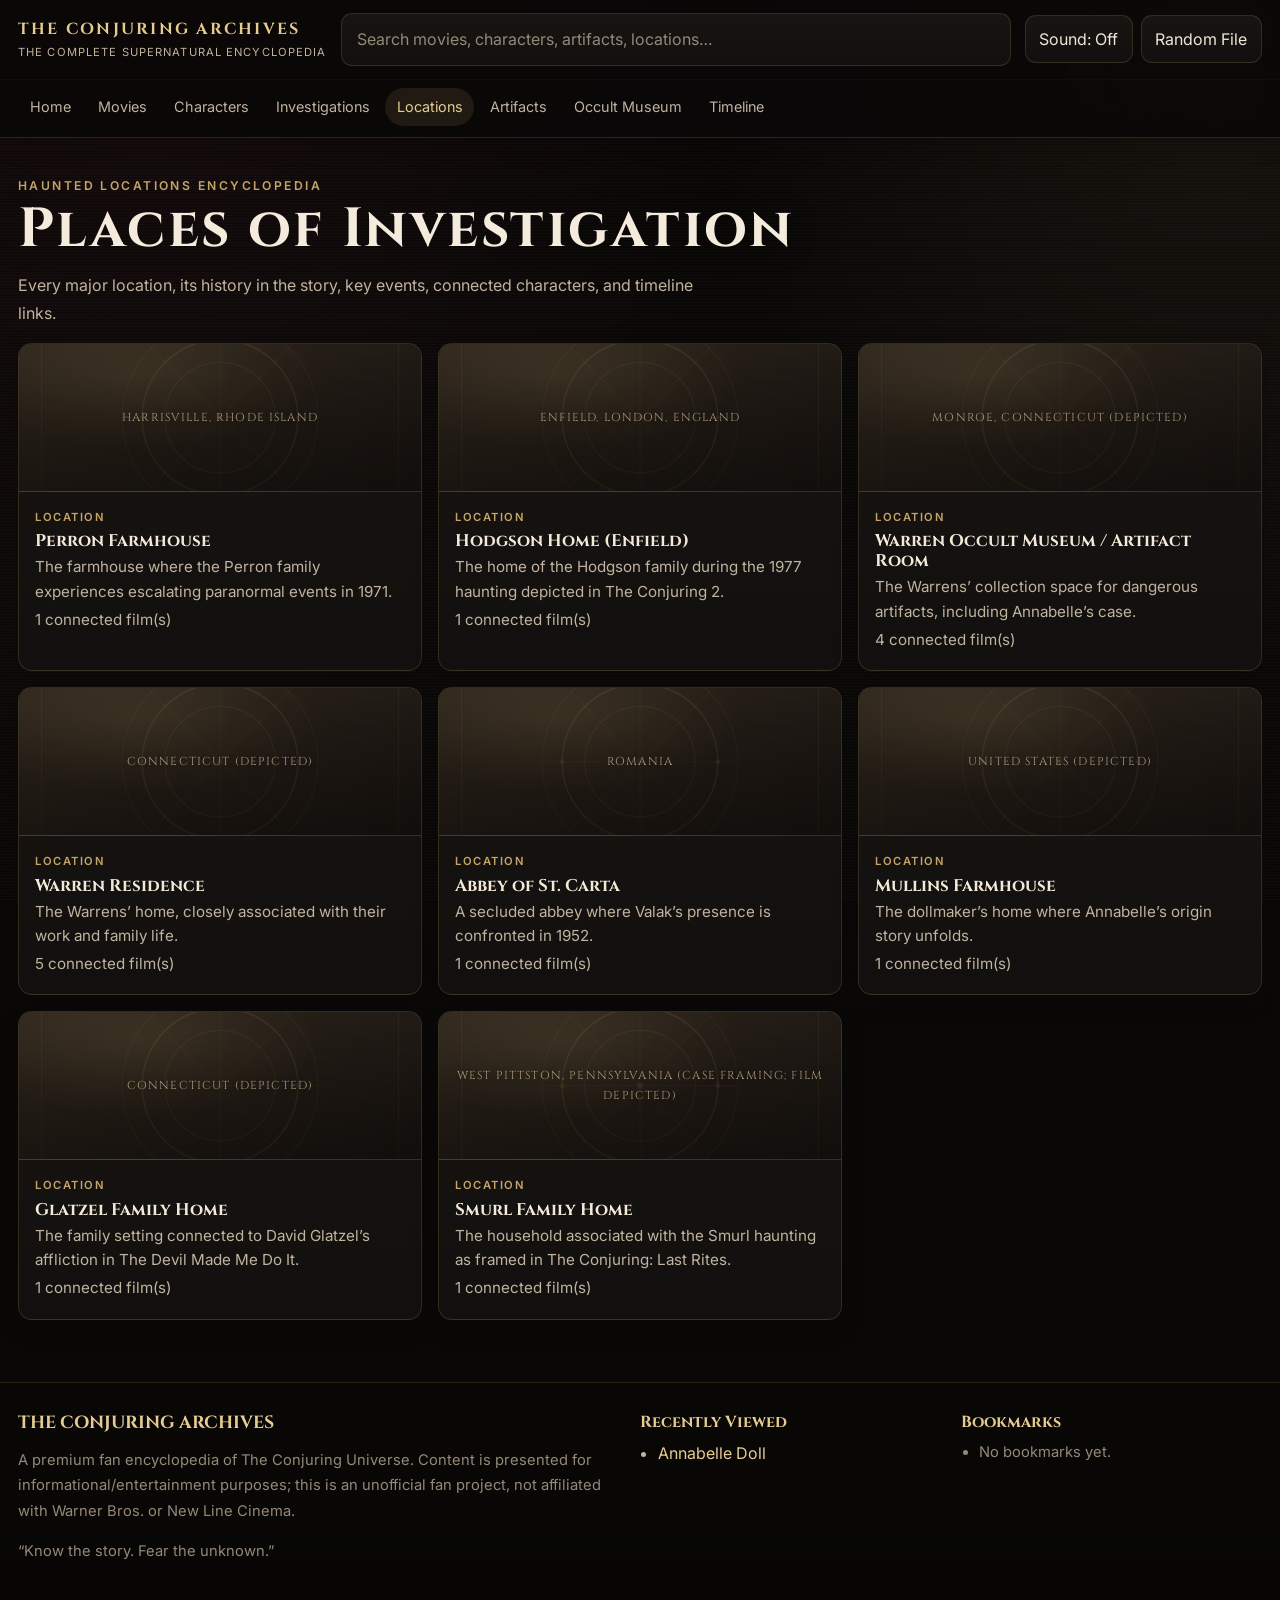
<file: pages/locations.html>
<!DOCTYPE html>
<html lang="en">
<head>
  <meta charset="UTF-8" /><meta name="viewport" content="width=device-width, initial-scale=1.0" />
  <title>Haunted Locations | The Conjuring Archives</title>
  <link rel="preconnect" href="https://fonts.googleapis.com"><link rel="preconnect" href="https://fonts.gstatic.com" crossorigin>
  <link href="https://fonts.googleapis.com/css2?family=Cinzel:wght@400;600;700&family=Inter:wght@400;500;600;700&display=swap" rel="stylesheet">
  <link rel="stylesheet" href="../css/wiki.css" />
</head>
<body>
  <div data-shell-header></div>
  <main id="main" class="container section">
    <div class="section-head"><div><div class="kicker">Haunted Locations Encyclopedia</div><h1>Places of Investigation</h1><p>Every major location, its history in the story, key events, connected characters, and timeline links.</p></div></div>
    <div id="list" class="grid cards-3"></div>
  </main>
  <div data-shell-footer></div>
  <script type="module">
    import { mountShell, pageUrl, escapeHtml } from '../js/wiki-app.js';
    import { WIKI } from '../js/wiki-data.js';
    mountShell({ active:'locations.html', inPages:true });
    document.getElementById('list').innerHTML = WIKI.locations.map(l=>`<a class="card" href="${pageUrl('location',l.id)}" style="text-decoration:none;color:inherit"><div class="thumb"><span class="thumb-label">${escapeHtml(l.place)}</span></div><div class="card-body"><div class="tag">Location</div><h3>${escapeHtml(l.name)}</h3><p>${escapeHtml(l.summary)}</p><p class="meta">${(l.movies||[]).length} connected film(s)</p></div></a>`).join('');
  </script>
</body>
</html>
</file>
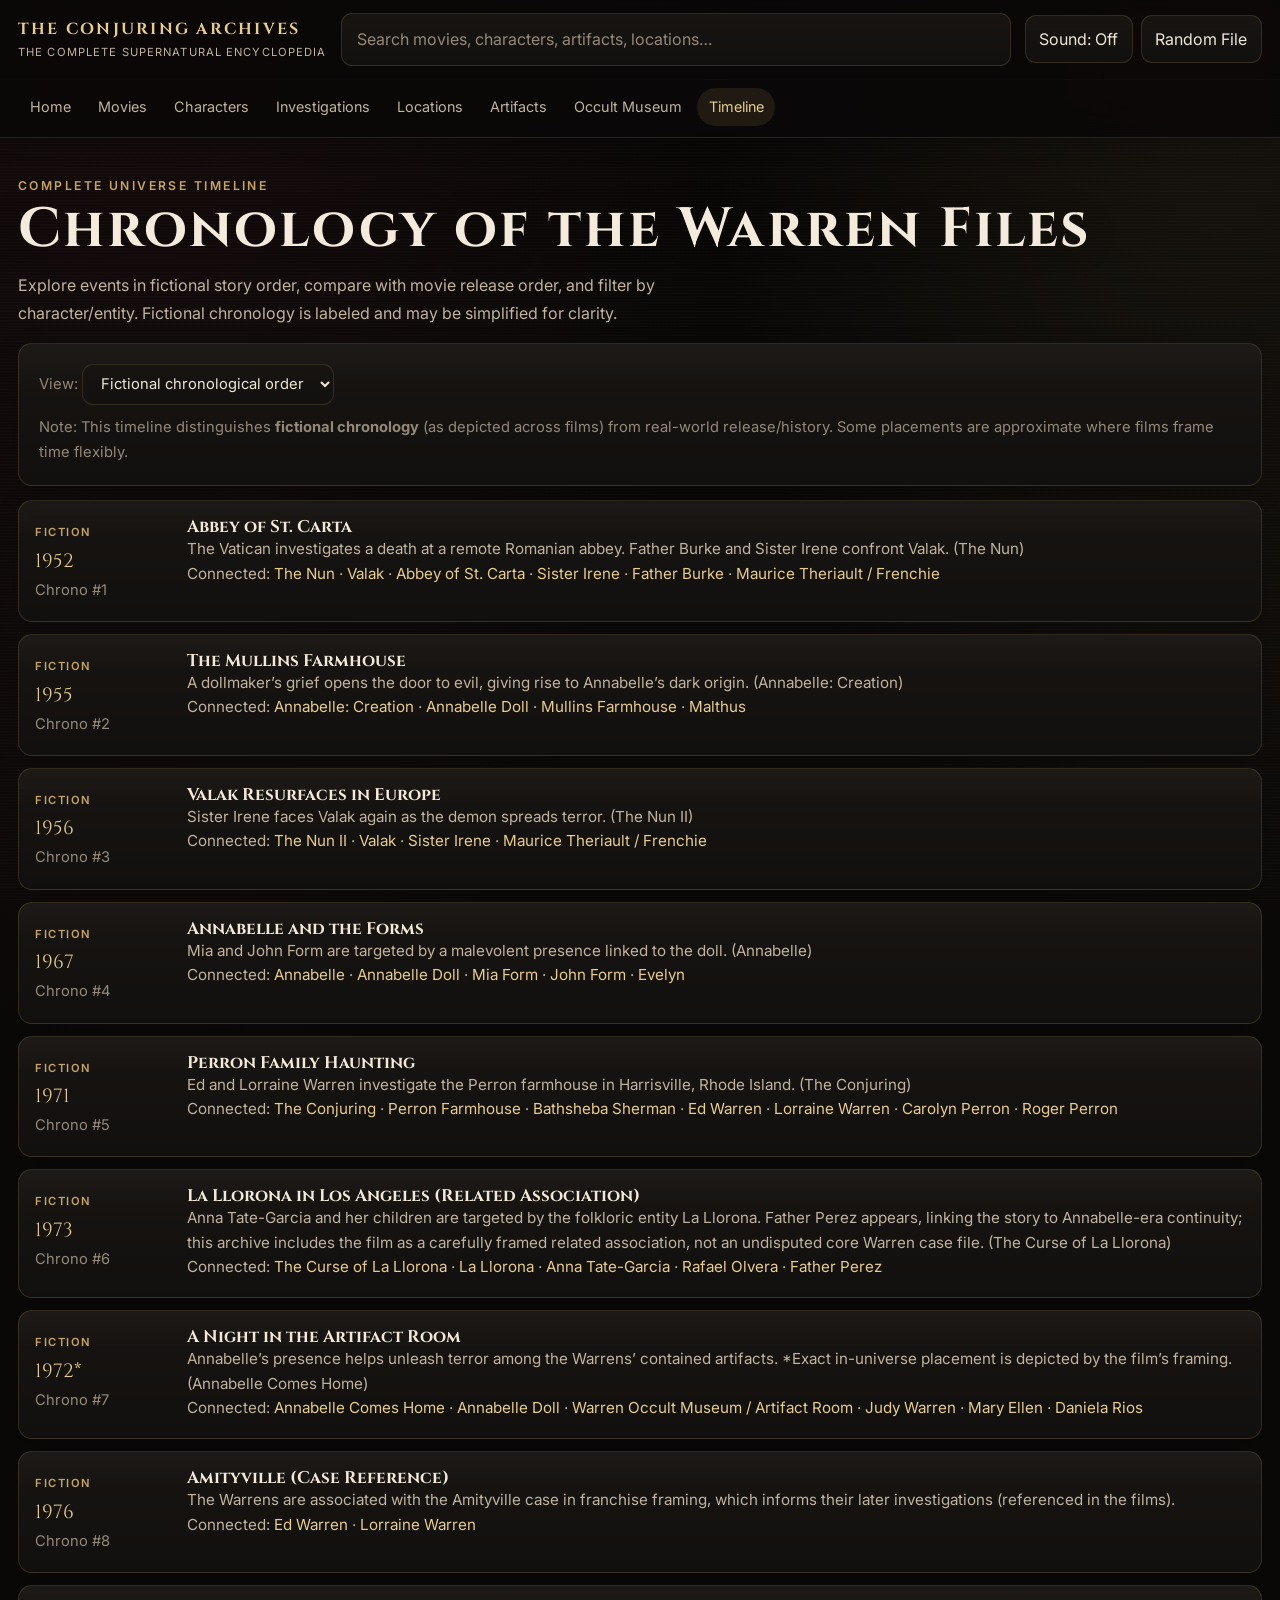
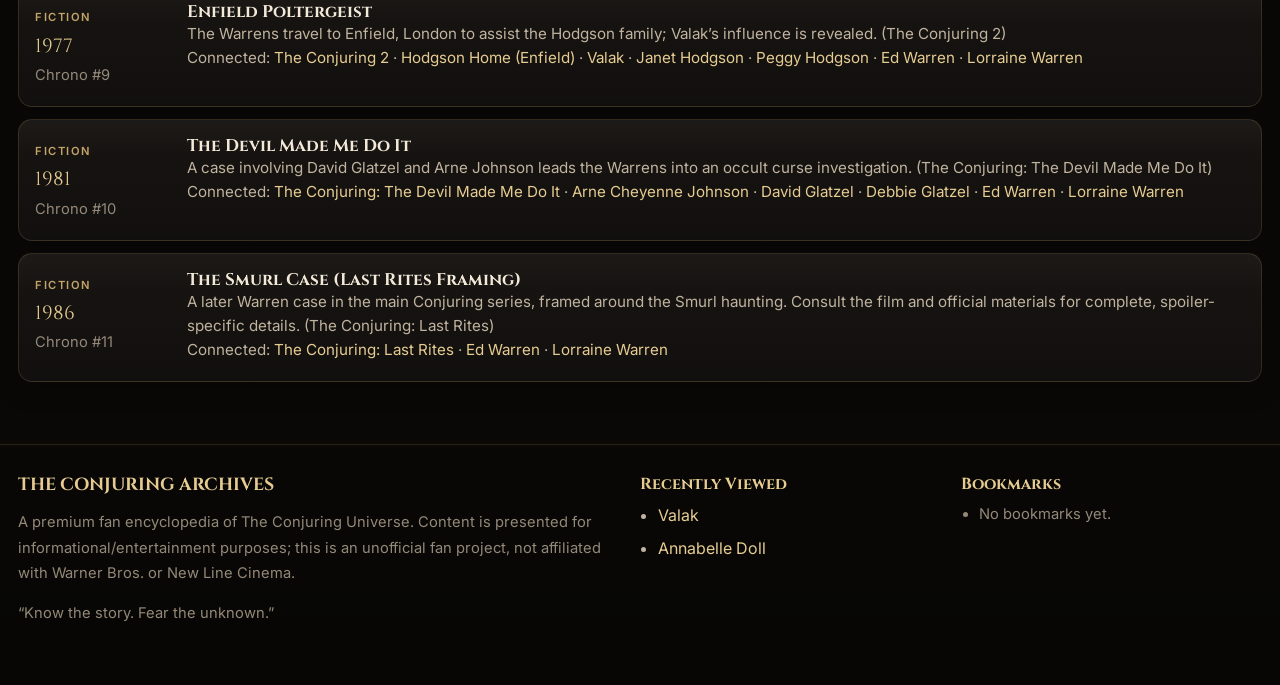
<file: pages/timeline.html>
<!DOCTYPE html>
<html lang="en">
<head>
  <meta charset="UTF-8" /><meta name="viewport" content="width=device-width, initial-scale=1.0" />
  <title>Complete Timeline | The Conjuring Archives</title>
  <link rel="preconnect" href="https://fonts.googleapis.com"><link rel="preconnect" href="https://fonts.gstatic.com" crossorigin>
  <link href="https://fonts.googleapis.com/css2?family=Cinzel:wght@400;600;700&family=Inter:wght@400;500;600;700&display=swap" rel="stylesheet">
  <link rel="stylesheet" href="../css/wiki.css" />
</head>
<body>
  <div data-shell-header></div>
  <main id="main" class="container section">
    <div class="section-head"><div><div class="kicker">Complete Universe Timeline</div><h1>Chronology of the Warren Files</h1><p>Explore events in fictional story order, compare with movie release order, and filter by character/entity. Fictional chronology is labeled and may be simplified for clarity.</p></div></div>
    <div class="panel" style="margin-bottom:14px;display:flex;gap:10px;flex-wrap:wrap;align-items:center">
      <label class="meta">View: <select id="view" class="btn"><option value="chrono">Fictional chronological order</option><option value="release">Movie release order</option><option value="character">Character / entity focus</option></select></label>
      <select id="focus" class="btn" style="display:none"></select>
      <span class="meta">Note: This timeline distinguishes <strong>fictional chronology</strong> (as depicted across films) from real-world release/history. Some placements are approximate where films frame time flexibly.</span>
    </div>
    <div id="tl" class="grid" style="gap:12px"></div>
  </main>
  <div data-shell-footer></div>
  <script type="module">
    import { mountShell, pageUrl, escapeHtml } from '../js/wiki-app.js';
    import { WIKI, findById, movieById } from '../js/wiki-data.js';
    mountShell({ active:'timeline.html', inPages:true });
    const view=document.getElementById('view'), focus=document.getElementById('focus'), tl=document.getElementById('tl');
    const focusables = [...WIKI.characters.filter(c=>['ed-warren','lorraine-warren','valak','annabelle','sister-irene','judy-warren'].includes(c.id))];
    focus.innerHTML = `<option value="">Select character/entity…</option>` + focusables.map(c=>`<option value="${c.id}">${escapeHtml(c.name)}</option>`).join('');
    function link(id){ const m=movieById(id); if(m) return `<a href="${pageUrl('movie',m.id)}">${escapeHtml(m.title)}</a>`; const c=findById(WIKI.characters,id); if(c) return `<a href="${pageUrl('character',c.id)}">${escapeHtml(c.name)}</a>`; const l=findById(WIKI.locations,id); if(l) return `<a href="${pageUrl('location',l.id)}">${escapeHtml(l.name)}</a>`; const a=findById(WIKI.artifacts,id); if(a) return `<a href="${pageUrl('artifact',a.id)}">${escapeHtml(a.name)}</a>`; return escapeHtml(id); }
    function render(){
      focus.style.display = view.value==='character' ? 'inline-block' : 'none';
      let html='';
      if(view.value==='release'){
        const movies=[...WIKI.movies].sort((a,b)=>a.releaseOrder-b.releaseOrder);
        html = movies.map(m=>`<div class="card"><div class="card-body"><div class="tag">Release #${m.releaseOrder} · ${m.year}</div><h3><a href="${pageUrl('movie',m.id)}">${escapeHtml(m.title)}</a></h3><p>${escapeHtml(m.overview)}</p><p class="meta">Fictional chronology order: #${m.chronoOrder} · ${escapeHtml(m.chronology||'')}</p></div></div>`).join('');
      } else if(view.value==='character'){
        const fid=focus.value; if(!fid){ html=`<p class="meta">Select a character or entity to view their connected events.</p>`; }
        else { const items=WIKI.timeline.filter(t=>t.links?.includes(fid)); const c=findById(WIKI.characters,fid); html = `<div class="banner"><h2>${escapeHtml(c?.name||fid)}</h2><p>${escapeHtml(c?.bio||'')}</p></div>` + (items.length?items.map(t=>card(t)).join(''):`<p class="meta">No specific timeline entries linked; see <a href="${pageUrl('character',fid)}">their article</a>.</p>`); }
      } else {
        const items=[...WIKI.timeline].sort((a,b)=>a.chrono-b.chrono);
        html = items.map(card).join('');
      }
      tl.innerHTML = html;
    }
    function card(t){ return `<div class="card"><div class="card-body" style="display:grid;grid-template-columns:140px 1fr;gap:12px;align-items:start"><div><div class="tag">${escapeHtml(t.type||'fiction')}</div><div style="font-family:Cinzel,serif;color:var(--gold-2);font-size:1.2rem">${escapeHtml(t.year)}</div><div class="meta">Chrono #${t.chrono}</div></div><div><h3>${escapeHtml(t.title)}</h3><p>${escapeHtml(t.text)}</p><p class="meta">Connected: ${(t.links||[]).map(link).join(' · ')}</p></div></div></div>`; }
    view.addEventListener('change',render); focus.addEventListener('change',render); render();
  </script>
</body>
</html>
</file>
<file: css/wiki.css>
:root{
  --bg:#090806; --bg-elev:#12100e; --bg-card:#171412; --bg-soft:#1e1915;
  --bg-article:#151210;
  --text:#efe6d8; --muted:#c0b39f; --dim:#948878;
  --line:rgba(196,164,103,.18); --line-strong:rgba(196,164,103,.32);
  --gold:#c4a467; --gold-2:#e6cc91; --gold-dim:rgba(196,164,103,.12);
  --burgundy:#4a1823; --burgundy-2:#722736; --red:#8f1d1d;
  --shadow:0 14px 40px rgba(0,0,0,.38); --shadow-soft:0 8px 24px rgba(0,0,0,.22);
  --radius:14px; --radius-sm:10px; --max:1260px;
  --serif:"Cormorant Garamond","Cinzel",Georgia,serif;
  --display:"Cinzel","Times New Roman",serif;
  --sans:Inter,ui-sans-serif,system-ui,-apple-system,Segoe UI,Roboto,Arial,sans-serif;
}
*{box-sizing:border-box}
html{scroll-behavior:smooth}
body{margin:0;font-family:var(--sans);background:
  radial-gradient(ellipse at 12% -10%, rgba(90,31,43,.18), transparent 38%),
  radial-gradient(ellipse at 95% 0%, rgba(196,164,103,.08), transparent 30%),
  linear-gradient(180deg,#070605 0%,#0b0908 35%,#090806 100%);
  color:var(--text);line-height:1.72;font-size:16px;-webkit-font-smoothing:antialiased;text-rendering:optimizeLegibility}
body::before{content:"";position:fixed;inset:0;pointer-events:none;z-index:-1;opacity:.045;
  background-image:repeating-linear-gradient(0deg,rgba(255,255,255,.5) 0 1px,transparent 1px 3px)}
img{max-width:100%;display:block}
a{color:var(--gold-2);text-decoration:none;transition:color .18s ease,opacity .18s ease}
a:hover{color:#f0ddb0;text-decoration:underline;text-underline-offset:3px}
::selection{background:rgba(196,164,103,.28);color:#fff}

.container{width:min(calc(100% - 36px),var(--max));margin:0 auto}
.skip-link{position:absolute;left:-999px;top:8px;background:#fff;color:#000;padding:8px 10px;border-radius:8px;z-index:9999}.skip-link:focus{left:8px}

/* Header / nav (Fandom-style wiki shell) */
.site-header{position:sticky;top:0;z-index:50;background:rgba(10,8,7,.86);backdrop-filter:blur(14px) saturate(120%);border-bottom:1px solid var(--line);box-shadow:0 4px 24px rgba(0,0,0,.18)}
.header-inner{display:flex;align-items:center;gap:14px;padding:13px 0;flex-wrap:wrap}
.brand{display:flex;flex-direction:column;min-width:220px;text-decoration:none}
.brand:hover{text-decoration:none}
.brand strong{font-family:var(--display);letter-spacing:.14em;color:var(--gold-2);font-size:1rem;text-shadow:0 0 24px rgba(196,164,103,.08)}
.brand span{font-size:.7rem;color:var(--muted);letter-spacing:.1em;text-transform:uppercase}
.search-wrap{flex:1;min-width:220px;position:relative}
.search-wrap input{width:100%;background:linear-gradient(180deg,var(--bg-card),var(--bg-elev));border:1px solid var(--line);color:var(--text);padding:.72rem .95rem;border-radius:11px;font:inherit;transition:border-color .18s,box-shadow .18s}
.search-wrap input:focus{outline:none;border-color:var(--line-strong);box-shadow:0 0 0 3px rgba(196,164,103,.08)}
.search-wrap input::placeholder{color:var(--dim)}
.search-results{position:absolute;top:calc(100% + 6px);left:0;right:0;background:rgba(18,16,14,.98);border:1px solid var(--line-strong);border-radius:12px;box-shadow:var(--shadow);max-height:340px;overflow:auto;display:none;backdrop-filter:blur(10px)}
.search-results.open{display:block}
.search-results a{display:block;padding:.7rem .85rem;border-bottom:1px solid rgba(255,255,255,.035);color:var(--text);text-decoration:none}
.search-results a:hover{background:var(--gold-dim)}
.search-results a small{display:block;color:var(--muted);margin-top:2px}
.header-actions{display:flex;gap:8px;flex-wrap:wrap}
.btn,.chip{font:inherit;cursor:pointer;border-radius:11px;border:1px solid var(--line);background:linear-gradient(180deg,var(--bg-card),var(--bg-elev));color:var(--text);padding:.58rem .85rem;transition:transform .15s ease,border-color .18s ease,box-shadow .18s ease,background .18s ease}
.btn:hover,.chip:hover{border-color:var(--line-strong);box-shadow:0 6px 18px rgba(0,0,0,.18)}
.btn:active{transform:translateY(1px)}
.btn.primary{background:linear-gradient(180deg,var(--burgundy-2),var(--burgundy));border-color:rgba(224,197,138,.22);color:#fff;box-shadow:0 8px 22px rgba(74,24,35,.22)}
.btn.primary:hover{filter:brightness(1.06)}
.btn.gold{background:linear-gradient(180deg,rgba(196,164,103,.16),rgba(196,164,103,.08));color:var(--gold-2);border-color:rgba(196,164,103,.28)}
.main-nav{border-top:1px solid rgba(255,255,255,.025)}
.main-nav .container{display:flex;gap:4px;overflow:auto;padding:8px 0 11px}
.main-nav a{white-space:nowrap;padding:.44rem .72rem;border-radius:999px;color:var(--muted);font-size:.9rem;text-decoration:none;transition:background .18s,color .18s}
.main-nav a:hover,.main-nav a.active{background:var(--gold-dim);color:var(--gold-2);text-decoration:none}

/* Hero / sections */
.hero{position:relative;padding:58px 0 38px;border-bottom:1px solid var(--line);background:
  radial-gradient(ellipse at 18% 0%, rgba(90,31,43,.22), transparent 46%),
  radial-gradient(ellipse at 88% 8%, rgba(196,164,103,.1), transparent 34%),
  linear-gradient(180deg, rgba(255,255,255,.015), transparent)}
.hero-grid{display:grid;grid-template-columns:1.35fr .65fr;gap:24px;align-items:stretch}
.kicker{color:var(--gold);font-size:.76rem;letter-spacing:.2em;text-transform:uppercase;font-weight:600}
h1,h2,h3,h4{font-family:var(--display);line-height:1.18;margin:0 0 .6rem;color:#f4ebdd}
h1{font-size:clamp(2rem,5vw,3.45rem);letter-spacing:.045em;text-shadow:0 2px 30px rgba(0,0,0,.25)}
h2{font-size:clamp(1.35rem,2.4vw,1.85rem);letter-spacing:.02em}
h3{font-size:1.1rem;color:var(--gold-2)}
.lead{font-size:1.08rem;color:var(--muted);max-width:72ch}
.hero-actions{display:flex;gap:10px;flex-wrap:wrap;margin-top:16px}
.section{padding:38px 0}
.section-head{display:flex;align-items:end;justify-content:space-between;gap:12px;margin-bottom:16px;flex-wrap:wrap}
.section-head p{margin:0;color:var(--muted);max-width:70ch}
.grid{display:grid;gap:16px}
.grid.cards-3{grid-template-columns:repeat(3,minmax(0,1fr))}
.grid.cards-4{grid-template-columns:repeat(4,minmax(0,1fr))}

/* Cards / surfaces */
.panel,.card{background:linear-gradient(180deg, rgba(255,255,255,.022), rgba(255,255,255,0) 30%), linear-gradient(180deg,var(--bg-card),var(--bg-elev));border:1px solid var(--line);border-radius:var(--radius);box-shadow:var(--shadow-soft)}
.panel{padding:20px}
.panel h3{font-size:1.02rem;color:var(--gold-2);margin-bottom:.5rem}
.card{overflow:hidden;display:flex;flex-direction:column;transition:transform .22s ease,border-color .22s ease,box-shadow .22s ease}
.card:hover{transform:translateY(-3px);border-color:var(--line-strong);box-shadow:var(--shadow);text-decoration:none}
.card .thumb{height:148px;position:relative;overflow:hidden;background:
  radial-gradient(ellipse at 30% 20%, rgba(196,164,103,.14), transparent 45%),
  linear-gradient(145deg,#2a2119,#130f0c);
  border-bottom:1px solid var(--line);display:flex;align-items:center;justify-content:center;color:#a9987a;
  font-family:var(--display);letter-spacing:.1em;font-size:.72rem;text-align:center;padding:12px;text-transform:uppercase}
.card .thumb::before{content:"";position:absolute;inset:0;background:url('../assets/textures/archive-motif.svg') center/cover no-repeat;opacity:.55;mix-blend-mode:screen;pointer-events:none;z-index:0}
.card .thumb::after{content:"";position:absolute;inset:0;background:linear-gradient(180deg,rgba(0,0,0,.05),rgba(0,0,0,.4));pointer-events:none;z-index:1}
.card .thumb.has-photo::before{display:none}
.card .thumb img{position:absolute;inset:0;width:100%;height:100%;object-fit:cover;display:block}
.card .thumb-label{position:relative;z-index:2;text-shadow:0 2px 12px rgba(0,0,0,.75)}
.thumb-credit{position:absolute;left:8px;bottom:6px;z-index:2;font-size:.62rem;color:rgba(255,255,255,.72);text-shadow:0 1px 6px rgba(0,0,0,.8);max-width:calc(100% - 16px);overflow:hidden;text-overflow:ellipsis;white-space:nowrap}
.source-pill{display:inline-flex;align-items:center;gap:6px;margin-top:8px;font-size:.78rem;color:var(--gold-2);border:1px solid rgba(196,164,103,.25);background:rgba(196,164,103,.06);padding:.28rem .55rem;border-radius:999px;text-decoration:none}
.source-pill:hover{text-decoration:none;border-color:rgba(196,164,103,.45)}
.card-body{padding:16px 16px 18px;display:flex;flex-direction:column;gap:4px;flex:1}
.card .tag{display:inline-block;font-size:.7rem;color:var(--gold);letter-spacing:.14em;text-transform:uppercase;font-weight:600}
.card h3{font-size:1.06rem;margin:0;color:#f3e9d8}
.card p{margin:0;color:var(--muted);font-size:.95rem;line-height:1.6}
.meta{color:var(--dim);font-size:.92rem}
.banner{padding:18px;border-radius:var(--radius);border:1px solid var(--line-strong);position:relative;overflow:hidden;background:
  linear-gradient(100deg,rgba(90,31,43,.24),rgba(196,164,103,.07) 55%,rgba(20,16,14,.45));
  box-shadow:var(--shadow-soft)}
.banner::before{content:"";position:absolute;inset:0;background:url('../assets/textures/archive-motif.svg') right center/420px auto no-repeat;opacity:.18;pointer-events:none}
.banner > *{position:relative;z-index:1}
.notice{padding:12px 14px;border-left:3px solid var(--gold);background:linear-gradient(90deg,rgba(196,164,103,.1),rgba(196,164,103,.03));color:var(--muted);border-radius:0 var(--radius-sm) var(--radius-sm) 0;margin:14px 0;font-size:.95rem}
.list-links{margin:0;padding-left:18px;color:var(--muted)} .list-links li{margin:.38rem 0}
.list-links a{text-decoration:none}.list-links a:hover{text-decoration:underline}

/* Article layout (Fandom-style: content + TOC sidebar) */
.article-layout{display:grid;grid-template-columns:minmax(0,1fr) 292px;gap:22px;padding:30px 0 40px;align-items:start}
.article{background:linear-gradient(180deg,rgba(255,255,255,.018),transparent 18%), var(--bg-article);border:1px solid var(--line);border-radius:var(--radius);padding:26px 28px;box-shadow:var(--shadow-soft);min-width:0}
.article h1{font-size:clamp(1.75rem,3.5vw,2.65rem);margin-bottom:.35rem}
.article h2{font-size:1.28rem;margin-top:1.65rem;margin-bottom:.55rem;color:#f5ead9;border-bottom:1px solid var(--line);padding-bottom:.35rem;letter-spacing:.015em}
.article h3{font-size:1.04rem;margin-top:1.1rem;color:var(--gold-2)}
.article p,.article li{color:#e3d8c7}
.article p{margin:.7rem 0}
.article ol,.article ul{margin:.6rem 0}
.toc{position:sticky;top:92px;background:linear-gradient(180deg,var(--bg-card),var(--bg-elev));border:1px solid var(--line);border-radius:var(--radius);padding:16px;box-shadow:var(--shadow-soft)}
.toc h3{font-size:.95rem;color:var(--gold-2);margin-bottom:8px}
.toc ul{margin:0;padding-left:18px;font-size:.93rem}
.toc li{margin:.3rem 0}
.toc a{color:var(--muted)} .toc a:hover{color:var(--gold-2)}
.infobox{float:right;width:min(320px,100%);background:linear-gradient(180deg,#1a1613,var(--bg-elev));border:1px solid var(--line-strong);border-radius:12px;padding:14px 15px;margin:2px 0 16px 18px;box-shadow:0 10px 26px rgba(0,0,0,.2)}
.infobox dt{color:var(--gold);font-size:.73rem;text-transform:uppercase;letter-spacing:.12em;font-weight:600;margin-top:2px}
.infobox dd{margin:2px 0 .72rem;color:#ddd1bf;font-size:.96rem}
.article::after{content:"";display:block;clear:both}

/* Gallery / media slots (licensed placeholders) */
.gallery-grid{display:grid;grid-template-columns:repeat(auto-fill,minmax(180px,1fr));gap:12px;margin:12px 0}
.gallery-slot{aspect-ratio:16/10;border:1px solid rgba(196,164,103,.22);border-radius:12px;position:relative;overflow:hidden;background:
  url('../assets/textures/case-file.svg') center/cover no-repeat, #120f0c;
  display:flex;align-items:flex-end;justify-content:stretch;text-align:left;padding:0;color:var(--dim);font-size:.84rem;box-shadow:inset 0 0 30px rgba(0,0,0,.35)}
.gallery-slot::after{content:"";position:absolute;inset:0;background:linear-gradient(180deg,rgba(0,0,0,.0) 30%,rgba(0,0,0,.55));pointer-events:none}
.gallery-slot > span{position:relative;z-index:1;display:block;width:100%;padding:10px 12px;color:#d8ccb8;font-size:.82rem;line-height:1.35}
.gallery-slot .meta{color:#b7aa93}
.media-frame{border:1px solid var(--line-strong);border-radius:12px;overflow:hidden;background:#100d0b url('../assets/textures/archive-motif.svg') center/cover no-repeat;margin:12px 0;box-shadow:var(--shadow-soft)}
.media-frame img{width:100%;height:auto;display:block}
.media-frame figcaption{padding:10px 12px;color:var(--muted);font-size:.9rem;border-top:1px solid var(--line);background:rgba(0,0,0,.2)}

/* 3D viewer */
.viewer{height:380px;border:1px solid var(--line-strong);border-radius:var(--radius);background:
  radial-gradient(ellipse at 50% 35%, #2a2118, #120f0c 60%, #090706);
  position:relative;overflow:hidden;box-shadow:inset 0 0 60px rgba(0,0,0,.25)}
.viewer canvas{width:100%;height:100%;display:block}
.viewer-ui{position:absolute;left:10px;bottom:10px;display:flex;gap:8px;flex-wrap:wrap}

/* Footer */
.site-footer{border-top:1px solid var(--line);padding:30px 0 44px;color:var(--muted);margin-top:24px;background:linear-gradient(180deg,rgba(0,0,0,0),rgba(0,0,0,.18))}
.footer-grid{display:grid;grid-template-columns:2fr 1fr 1fr;gap:20px}
.footer-grid h3,.footer-grid h4{color:var(--gold-2);margin-bottom:.5rem}
.feature-exhibit{grid-template-columns:1.1fr .9fr}
.exhibit-frame{border:1px solid var(--line);border-radius:var(--radius);background:linear-gradient(180deg,var(--bg-card),var(--bg-elev));padding:14px;box-shadow:var(--shadow-soft)}
.exhibit-gallery{display:grid;grid-template-columns:repeat(auto-fill,minmax(160px,1fr));gap:10px;margin-top:10px}
.exhibit-shot{position:relative;border:1px solid var(--line);border-radius:10px;overflow:hidden;min-height:110px;background:url('../assets/textures/case-file.svg') center/cover no-repeat}
.exhibit-shot > span{position:absolute;inset:auto 0 0 0;padding:8px 9px;font-size:.78rem;color:#d8ccb8;background:linear-gradient(180deg,transparent,rgba(0,0,0,.72))}

/* Jump scare overlay (preserve behavior/styles) */
#scareOverlay{position:fixed;inset:0;z-index:200;background:#000;display:none;align-items:center;justify-content:center}
#scareOverlay.active{display:flex}
#scareCanvas{position:absolute;inset:0;width:100%;height:100%}
#scareFlash{position:absolute;inset:0;background:#fff;opacity:0;pointer-events:none;z-index:3}
#scareText{position:absolute;z-index:4;font-family:var(--display);color:#e6d8c0;letter-spacing:.18em;font-size:clamp(1rem,3.5vw,1.8rem);text-align:center;opacity:0;padding:0 16px;text-shadow:0 0 24px rgba(120,0,0,.35)}
#scareSkip{position:absolute;top:14px;right:14px;z-index:5}
#soundGate{position:fixed;right:14px;bottom:14px;z-index:60}

/* Transitions (wiki feel) + reduced motion */
@media (prefers-reduced-motion: no-preference){
  .panel,.article,.toc,.banner{animation:fadeUp .35s ease both}
  @keyframes fadeUp{from{opacity:.01;transform:translateY(6px)}to{opacity:1;transform:none}}
}
@media (max-width: 980px){
  .hero-grid,.article-layout,.footer-grid,.grid.cards-3,.grid.cards-4,.feature-exhibit{grid-template-columns:1fr}
  .toc{position:static}
  .infobox{float:none;width:100%;margin:0 0 14px}
  .article{padding:20px 18px}
}
@media (max-width: 640px){
  .container{width:min(calc(100% - 24px),var(--max))}
  .header-inner{padding:10px 0}
  .brand{min-width:0}
  .section{padding:30px 0}
  .viewer{height:300px}
}
@media (prefers-reduced-motion: reduce){
  html{scroll-behavior:auto}
  *,*::before,*::after{animation-duration:.001ms !important;animation-iteration-count:1 !important;transition-duration:.001ms !important}
}
</file>
